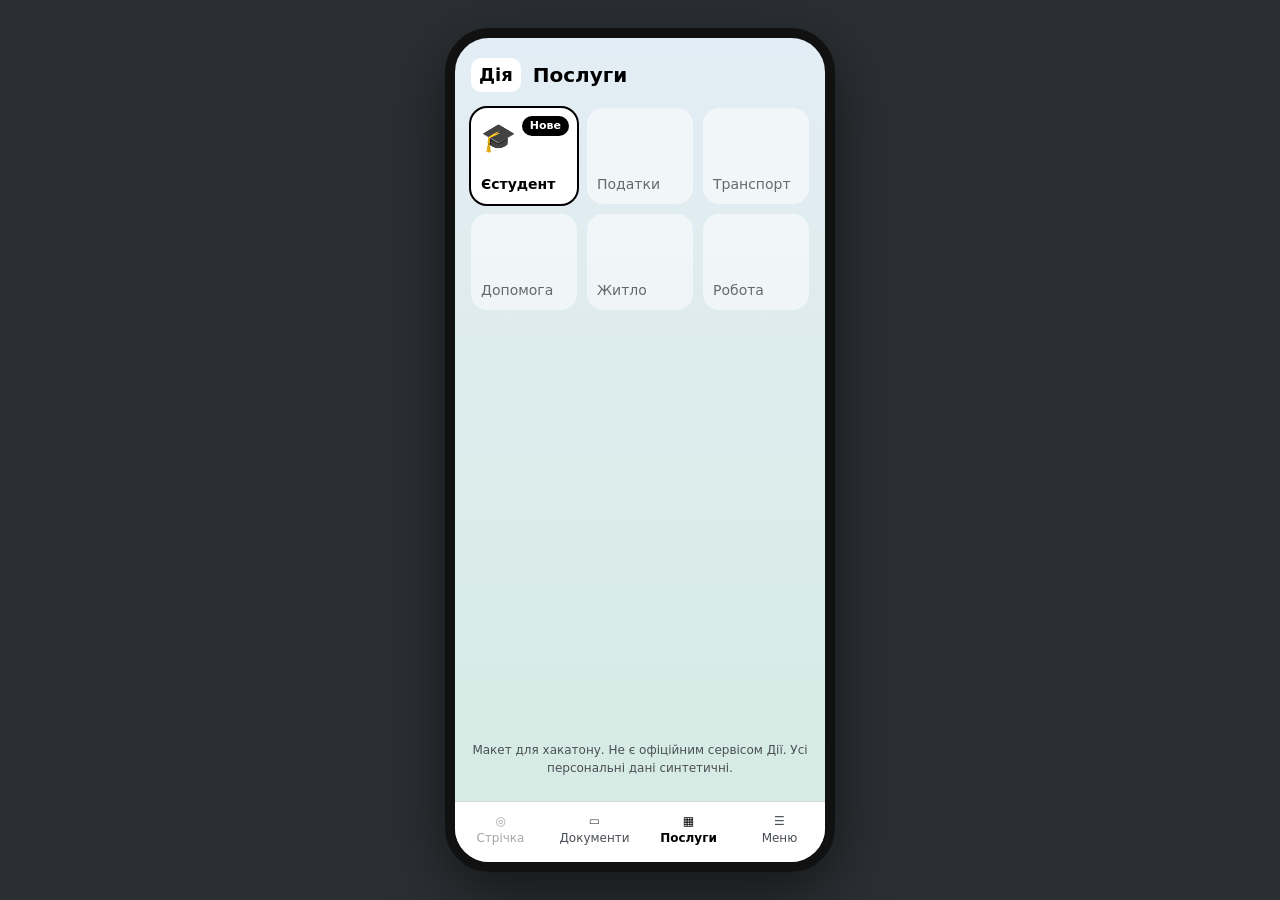
<file: index.html>
<!doctype html>
<html lang="uk">
  <head>
    <meta charset="UTF-8" />
    <meta name="viewport" content="width=device-width, initial-scale=1.0" />
    <meta name="robots" content="noindex, nofollow" />
    <link rel="icon" href="data:image/svg+xml,<svg xmlns='http://www.w3.org/2000/svg' viewBox='0 0 100 100'><text y='.9em' font-size='90'>🎓</text></svg>" />
    <title>Єстудент — макет</title>
    <script type="module" crossorigin src="./assets/index-BluwutQ_.js"></script>
    <link rel="stylesheet" crossorigin href="./assets/index-Bq99Erhj.css">
  </head>
  <body>
    <div id="root"></div>
  </body>
</html>
</file>
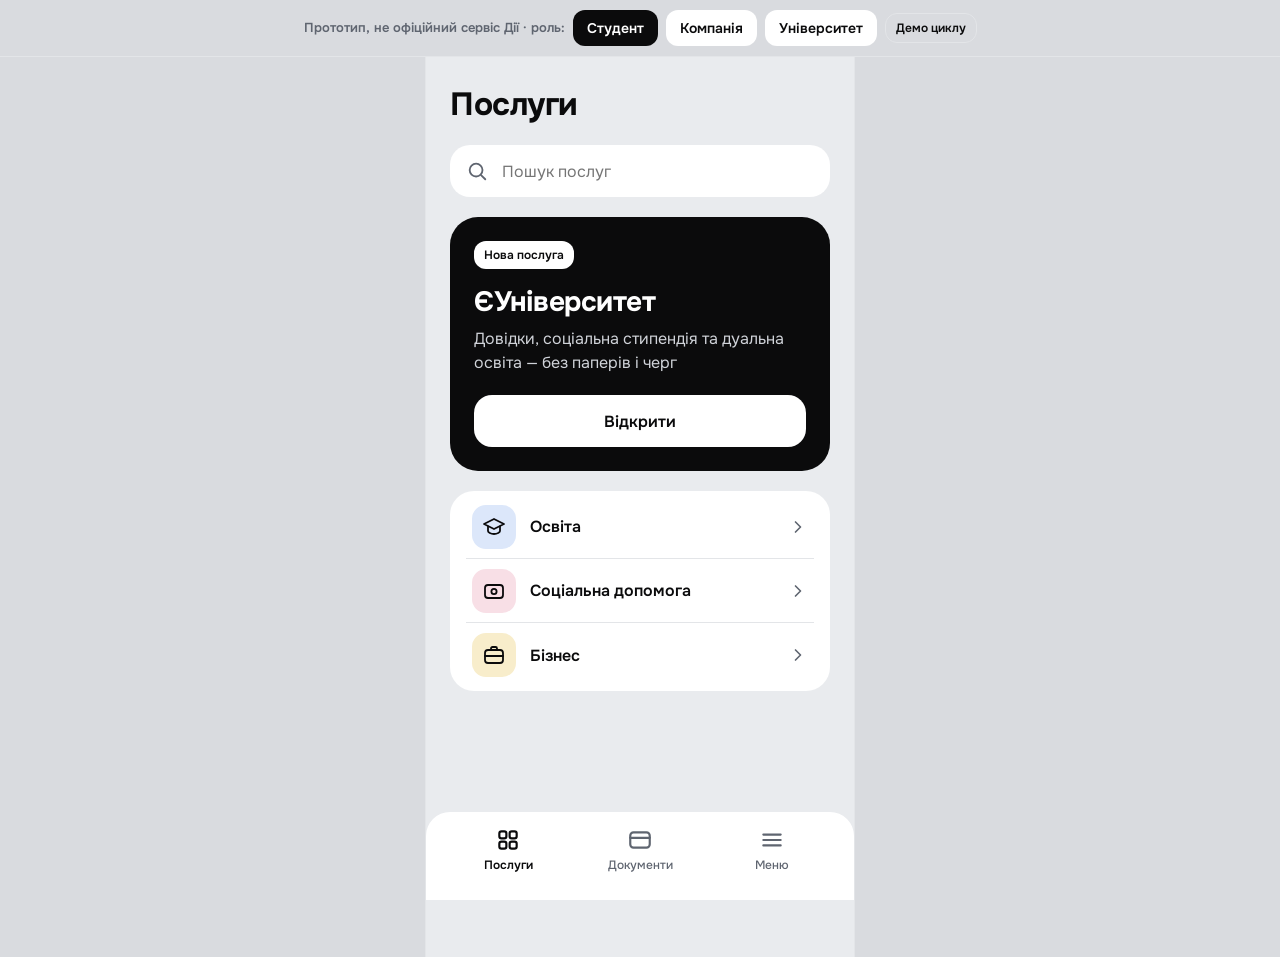
<file: dual/index.html>
<!doctype html>
<html lang="uk">
<head>
<meta charset="utf-8">
<meta name="viewport" content="width=device-width, initial-scale=1">
<meta name="robots" content="noindex, nofollow">
<link rel="icon" href="data:image/svg+xml,<svg xmlns='http://www.w3.org/2000/svg' viewBox='0 0 100 100'><text y='.9em' font-size='90'>🎓</text></svg>">
<meta name="color-scheme" content="light dark">
<title>ЄУніверситет у Дії — клікабельний прототип</title>
<link href="https://fonts.googleapis.com/css2?family=Onest:wght@400;500;600;700&display=swap" rel="stylesheet">
<style>
:root{
--page:#D9DBDF;--bg:#E9EBEE;--card:#FFFFFF;--ink:#0B0B0C;--muted:#5F6570;--line:#E3E5E8;--chip:#E9EBEE;
--btn:#0B0B0C;--btn-ink:#FFFFFF;--btn2:#FFFFFF;--btn2-ink:#0B0B0C;
--t-blue:#DCE7FA;--t-pink:#F8DFE6;--t-green:#DFF1E2;--t-yellow:#F8EDCB;--yink:#4A3B0F;
--stu:#D6E4F7;--stu-ink:#33475F;
--ok-bg:#E1F3E8;--ok-ink:#17643A;--ok:#1E8E4E;--warn-bg:#FFF1D6;--warn-ink:#6B4300;--warn:#C98A00;
--seg:#D9D9DE;--seg-ink:#33353A;--promo:#0B0B0C;--promo-ink:#FFFFFF;--promo-muted:#D0D3D9;--danger:#B3261E;
}
@media (prefers-color-scheme: dark){
:root:not([data-theme="light"]){
--page:#000000;--bg:#111214;--card:#1C1D20;--ink:#F2F3F5;--muted:#A3A8B1;--line:#2C2E33;--chip:#2A2C31;
--btn:#F2F3F5;--btn-ink:#0B0B0C;--btn2:#26282C;--btn2-ink:#F2F3F5;
--t-blue:#24344F;--t-pink:#4A2A35;--t-green:#24402B;--t-yellow:#4A4020;--yink:#F2DFA6;
--stu:#22344D;--stu-ink:#B9CCE4;
--ok-bg:#153A28;--ok-ink:#86D9A8;--ok:#2FB36B;--warn-bg:#4A3812;--warn-ink:#F2C879;--warn:#E0A526;
--seg:#26282C;--seg-ink:#C7CAD0;--promo:#F2F3F5;--promo-ink:#0B0B0C;--promo-muted:#3D4148;--danger:#FF8A80;
}
}
:root[data-theme="dark"]{
--page:#000000;--bg:#111214;--card:#1C1D20;--ink:#F2F3F5;--muted:#A3A8B1;--line:#2C2E33;--chip:#2A2C31;
--btn:#F2F3F5;--btn-ink:#0B0B0C;--btn2:#26282C;--btn2-ink:#F2F3F5;
--t-blue:#24344F;--t-pink:#4A2A35;--t-green:#24402B;--t-yellow:#4A4020;--yink:#F2DFA6;
--stu:#22344D;--stu-ink:#B9CCE4;
--ok-bg:#153A28;--ok-ink:#86D9A8;--ok:#2FB36B;--warn-bg:#4A3812;--warn-ink:#F2C879;--warn:#E0A526;
--seg:#26282C;--seg-ink:#C7CAD0;--promo:#F2F3F5;--promo-ink:#0B0B0C;--promo-muted:#3D4148;--danger:#FF8A80;
}
*{box-sizing:border-box}
html,body{margin:0}
body{background:var(--page);color:var(--ink);font-family:'Onest','Segoe UI',system-ui,sans-serif;-webkit-font-smoothing:antialiased}
button{font:inherit;color:inherit;cursor:pointer}
:focus-visible{outline:2px solid var(--ink);outline-offset:2px}
.app{max-width:430px;margin:0 auto;min-height:100vh;background:var(--bg);display:flex;flex-direction:column}
@media (min-width:560px){.app{border-left:1px solid var(--line);border-right:1px solid var(--line)}}
.screen{flex-grow:1;display:flex;flex-direction:column;gap:20px;padding:28px 24px 32px}
.head{display:flex;flex-direction:column;gap:16px}
.hgroup{display:flex;flex-direction:column;gap:8px}
.h1{margin:0;font-size:32px;line-height:40px;font-weight:700;letter-spacing:-.5px}
.h1.m{font-size:30px;line-height:38px}
.h2{margin:4px 0 0;font-size:20px;line-height:26px;font-weight:700}
.h3{margin:0;font-size:18px;line-height:24px;font-weight:700}
.sub{font-size:15px;line-height:22px;color:var(--muted)}
.small{font-size:13px;line-height:18px;color:var(--muted)}
.lbl{font-size:14px;line-height:20px;font-weight:600;color:var(--muted)}
.back{width:44px;height:44px;border-radius:22px;border:0;background:var(--card);display:flex;align-items:center;justify-content:center;flex-shrink:0;color:var(--ink)}
.card{background:var(--card);border-radius:24px}
.cl{background:var(--card);border-radius:28px;padding:20px}
.gap8{display:flex;flex-direction:column;gap:8px}
.gap10{display:flex;flex-direction:column;gap:10px}
.gap12{display:flex;flex-direction:column;gap:12px}
.gap14{display:flex;flex-direction:column;gap:14px}
.gap16{display:flex;flex-direction:column;gap:16px}
.foot{margin-top:auto;display:flex;flex-direction:column;gap:12px}
.search{height:52px;background:var(--card);border-radius:20px;display:flex;align-items:center;gap:12px;padding:0 16px;color:var(--muted)}
.search input{border:0;outline:0;background:transparent;font:inherit;font-size:16px;color:var(--ink);flex:1;min-width:0}
.promo{display:block;width:100%;text-align:left;border:0;background:var(--promo);color:var(--promo-ink);border-radius:28px;padding:24px}
.promo .badge{display:inline-block;background:var(--promo-ink);color:var(--promo);font-size:12px;line-height:16px;font-weight:600;padding:6px 10px;border-radius:12px}
.promo .pt{font-size:28px;line-height:34px;font-weight:700;letter-spacing:-.5px;margin-top:16px}
.promo .pd{font-size:16px;line-height:24px;color:var(--promo-muted);margin-top:8px}
.promo .go{margin-top:20px;height:52px;border-radius:18px;background:var(--promo-ink);color:var(--promo);display:flex;align-items:center;justify-content:center;font-weight:600}
.list{background:var(--card);border-radius:24px;padding:4px 16px}
.li{display:flex;align-items:center;gap:14px;height:64px;border:0;border-bottom:1px solid var(--line);background:transparent;width:100%;text-align:left}
.li:last-child{border-bottom:0}
.li .tx{flex:1;font-size:16px;font-weight:600}
.li .mut{color:var(--muted);display:flex}
.tile{width:48px;height:48px;border-radius:16px;display:flex;align-items:center;justify-content:center;flex-shrink:0;color:#0B0B0C;font-size:20px;font-weight:700}
.tile.s{width:44px;height:44px;border-radius:14px}
.t-blue{background:var(--t-blue)}.t-pink{background:var(--t-pink)}.t-green{background:var(--t-green)}.t-yellow{background:var(--t-yellow)}
:root[data-theme="dark"] .tile{color:#F2F3F5}
@media (prefers-color-scheme: dark){:root:not([data-theme="light"]) .tile{color:#F2F3F5}}
.lrow{display:flex;align-items:center;gap:14px;width:100%;border:0;background:var(--card);border-radius:24px;padding:16px;text-align:left}
.lrow .tx{flex:1;display:flex;flex-direction:column;gap:2px}
.lrow .tt{font-size:17px;line-height:24px;font-weight:600}
.lrow .ts{font-size:14px;line-height:20px;color:var(--muted)}
.lrow .mut{color:var(--muted);display:flex}
.stu{display:flex;flex-direction:column;gap:18px;width:100%;text-align:left;border:0;background:var(--stu);color:var(--ink);border-radius:28px;padding:20px}
.stu .top{display:flex;justify-content:space-between;align-items:center;font-size:14px;line-height:20px;font-weight:600;color:var(--stu-ink)}
.stu .wp{display:inline-flex;align-items:center;gap:4px;background:var(--card);color:var(--ink);font-size:12px;line-height:16px;font-weight:600;padding:5px 8px 5px 10px;border-radius:10px}
.stu .mid{display:flex;gap:16px;align-items:center}
.stu .ph{width:72px;height:88px;border-radius:16px;background:var(--card);display:flex;align-items:center;justify-content:center;font-size:24px;font-weight:700;color:var(--stu-ink);flex-shrink:0}
.stu .nm{font-size:20px;line-height:26px;font-weight:700}
.stu .sp{font-size:15px;line-height:21px}
.stu .cr{font-size:15px;line-height:21px;color:var(--stu-ink)}
.pill{display:inline-flex;align-items:center;gap:6px;border-radius:12px;padding:6px 10px;font-size:13px;line-height:16px;font-weight:600;align-self:flex-start}
.pill.ok{background:var(--ok-bg);color:var(--ok-ink)}
.pill.warn{background:var(--warn-bg);color:var(--warn-ink)}
.pill.neutral{background:var(--chip);color:var(--ink)}
.pill.big{border-radius:14px;padding:10px 14px;font-size:14px;line-height:20px}
.dot{width:8px;height:8px;border-radius:4px;background:var(--ok);display:inline-block;flex-shrink:0}
.pill.warn .dot{background:var(--warn)}
.okdot{width:24px;height:24px;border-radius:12px;background:var(--ok);color:#FFFFFF;display:flex;align-items:center;justify-content:center;flex-shrink:0}
.ck{display:flex;align-items:center;gap:12px;padding:12px 0;border-bottom:1px solid var(--line)}
.ck:last-child{border-bottom:0}
.ck .b{flex:1;display:flex;flex-direction:column}
.ck .b span:first-child{font-size:15px;line-height:21px;font-weight:600}
.ck .b span:last-child{font-size:13px;line-height:18px;color:var(--muted)}
.ck.slim{height:56px;padding:0}
.ck.slim .b{flex-direction:row;justify-content:space-between;align-items:center}
.ck.slim .b span:first-child{font-weight:500}
.ck.slim .b span:last-child{font-size:13px}
.btn,.btn2{height:56px;border:0;border-radius:20px;font-size:16px;font-weight:600;width:100%}
.btn{background:var(--btn);color:var(--btn-ink)}
.btn2{background:var(--btn2);color:var(--btn2-ink)}
.btn[disabled]{opacity:.35;cursor:not-allowed}
.btn.sm,.btn2.sm{height:44px;border-radius:14px;font-size:14px}
.btn2.mini{height:40px;width:auto;padding:0 16px;border-radius:14px;font-size:14px;background:var(--chip);color:var(--ink)}
.chips{display:flex;flex-wrap:wrap;gap:8px}
.chip{height:44px;padding:0 18px;border:0;border-radius:16px;font-size:15px;font-weight:600;background:var(--card);color:var(--ink)}
.chip.on{background:var(--btn);color:var(--btn-ink)}
.kv{display:flex;justify-content:space-between;gap:16px;padding:11px 0;border-bottom:1px solid var(--line);font-size:15px;line-height:22px}
.kv:last-child{border-bottom:0}
.kv span:first-child{color:var(--muted)}
.kv span:last-child{font-weight:600;text-align:right}
.qrbtn{border:0;background:#FFFFFF;border-radius:16px;padding:10px;display:flex}
.qrbox{display:flex;flex-direction:column;align-items:center;gap:12px;padding-top:4px}
.qrbox .cap{font-size:14px;line-height:20px;color:var(--muted);text-align:center;max-width:270px}
.note{display:flex;align-items:flex-start;gap:12px;padding:0 4px;color:var(--muted);font-size:14px;line-height:20px}
.note svg{flex-shrink:0;margin-top:1px}
.consent{display:flex;align-items:flex-start;gap:12px;padding:16px;background:var(--card);border-radius:24px}
.consent input{width:24px;height:24px;margin:0;accent-color:var(--btn);flex-shrink:0}
.consent label{font-size:15px;line-height:22px}
.step{display:flex;align-items:center;gap:12px;font-size:15px;line-height:21px;color:var(--muted)}
.step.on{color:var(--ink);font-weight:600}
.step .num{width:24px;height:24px;border-radius:12px;background:var(--chip);color:var(--ink);display:flex;align-items:center;justify-content:center;font-size:13px;font-weight:600;flex-shrink:0}
.step.on .num{background:var(--btn);color:var(--btn-ink)}
.seg{background:var(--seg);border-radius:18px;padding:4px;display:flex;gap:4px}
.seg button{flex:1;height:44px;border:0;border-radius:14px;background:transparent;color:var(--seg-ink);font-size:15px;font-weight:600}
.seg button.on{background:var(--card);color:var(--ink)}
.active{display:flex;align-items:center;gap:14px;width:100%;border:0;background:var(--promo);color:var(--promo-ink);border-radius:24px;padding:16px;text-align:left}
.active .tile{background:var(--promo-ink);color:var(--promo)}
.active .tx{flex:1;display:flex;flex-direction:column;gap:2px}
.active .a1{font-size:13px;line-height:18px;color:var(--promo-muted)}
.active .a2{font-size:17px;line-height:24px;font-weight:600}
.offer{padding:16px;display:flex;flex-direction:column;gap:14px}
.offer .oh{display:flex;align-items:center;gap:12px}
.offer .o1{font-size:17px;line-height:24px;font-weight:600}
.offer .o2{font-size:14px;line-height:20px;color:var(--muted)}
.tags{display:flex;flex-wrap:wrap;gap:8px}
.tag{background:var(--chip);border-radius:10px;padding:6px 10px;font-size:13px;line-height:16px;font-weight:500}
.tag.ok{background:var(--ok-bg);color:var(--ok-ink);font-weight:600}
.ycard{background:var(--t-yellow);color:var(--yink);border-radius:28px;padding:20px;display:flex;flex-direction:column;gap:14px}
.ycard .r{display:flex;justify-content:space-between;align-items:baseline;gap:12px}
.ycard .r span:first-child{font-size:15px;line-height:22px;font-weight:600}
.ycard .r span:last-child{font-size:24px;line-height:30px;font-weight:700;color:var(--ink)}
.bar{height:10px;border-radius:5px;background:var(--card);overflow:hidden}
.bar i{display:block;height:10px;border-radius:5px;background:var(--ink)}
.entry{padding:16px;display:flex;flex-direction:column;gap:10px}
.entry .er{display:flex;justify-content:space-between;align-items:flex-start;gap:12px;font-size:16px;line-height:22px}
.entry .er b{font-weight:700;flex-shrink:0}
.entry .er span{font-weight:600}
.tabs{position:sticky;bottom:0;height:88px;flex-shrink:0;background:var(--card);border-radius:24px 24px 0 0;display:flex;justify-content:space-around;align-items:center;padding:0 16px 12px}
.tab{border:0;background:transparent;width:88px;display:flex;flex-direction:column;align-items:center;gap:4px;font-size:12px;font-weight:500;color:var(--muted)}
.tab.on{color:var(--ink);font-weight:600}
.sw{width:52px;height:32px;border-radius:16px;border:0;background:var(--seg);position:relative;flex-shrink:0}
.sw i{position:absolute;top:4px;left:4px;width:24px;height:24px;border-radius:12px;background:var(--card);transition:transform .15s}
.sw[aria-checked="true"]{background:var(--btn)}
.sw[aria-checked="true"] i{transform:translateX(20px);background:var(--btn-ink)}
.overlay{position:fixed;inset:0;background:rgba(0,0,0,.45);display:flex;align-items:flex-end;justify-content:center;z-index:50}
.sheet{width:100%;max-width:430px;background:var(--card);border-radius:28px 28px 0 0;padding:24px;display:flex;flex-direction:column;gap:16px;max-height:90vh;overflow:auto}
.opt{display:flex;align-items:center;gap:12px;width:100%;padding:14px 16px;border-radius:18px;background:var(--bg);border:2px solid transparent;text-align:left;font-size:16px;font-weight:600}
.opt.on{border-color:var(--ink)}
.field{display:flex;flex-direction:column;gap:6px}
.field label{font-size:14px;font-weight:600;color:var(--muted)}
.field input{height:52px;border-radius:16px;border:1px solid var(--line);background:var(--bg);color:var(--ink);font:inherit;font-size:16px;padding:0 14px}
.err{font-size:13px;line-height:18px;color:var(--danger);min-height:18px}
.doc{position:fixed;inset:0;z-index:100;background:var(--card);display:flex;align-items:center;justify-content:center}
.doc h1{margin:0;font-size:clamp(56px,16vw,180px);line-height:1;font-weight:700;letter-spacing:-.03em}
.doc .back{position:absolute;top:24px;left:24px;background:var(--bg)}
#toast{position:fixed;left:50%;bottom:110px;transform:translateX(-50%);z-index:80;background:var(--ink);color:var(--bg);padding:12px 18px;border-radius:16px;font-size:14px;line-height:20px;font-weight:600;max-width:calc(100vw - 48px);opacity:0;pointer-events:none;transition:opacity .2s;text-align:center}
#toast.show{opacity:1}
#nores{display:none;text-align:center;color:var(--muted);font-size:15px}
.roles{position:sticky;top:0;z-index:60;display:flex;flex-wrap:wrap;align-items:center;justify-content:center;gap:8px;padding:10px 12px;background:var(--page);border-bottom:1px solid var(--line)}
.roles:empty{display:none}
.roles .rl{font-size:13px;line-height:18px;color:var(--muted);font-weight:600}
.roles button{height:36px;padding:0 14px;border:0;border-radius:12px;background:var(--card);color:var(--ink);font-size:14px;font-weight:600}
.roles button.on{background:var(--btn);color:var(--btn-ink)}
.app.wide{max-width:1040px}
.portal{display:flex;flex-wrap:wrap;align-items:center;justify-content:space-between;gap:8px 16px;padding:16px 24px;background:var(--card);border-bottom:1px solid var(--line)}
.portal .pl{font-size:18px;line-height:24px;font-weight:700}
.portal .pc{font-size:14px;line-height:20px;color:var(--muted)}
.biz{display:grid;grid-template-columns:220px minmax(0,1fr);gap:24px;padding:24px;flex-grow:1;align-content:start}
.bnav{display:flex;flex-direction:column;gap:6px;align-self:start;align-content:flex-start}
.bnav button{border:0;background:transparent;text-align:left;padding:10px 14px;border-radius:14px;font-size:15px;font-weight:600;color:var(--muted)}
.bnav button.on{background:var(--card);color:var(--ink)}
@media (max-width:760px){.biz{grid-template-columns:1fr;padding:16px}.bnav{flex-direction:row;flex-wrap:wrap}}
.bmain{display:flex;flex-direction:column;gap:20px;min-width:0}
.stats{display:grid;grid-template-columns:repeat(auto-fit,minmax(180px,1fr));gap:12px}
.stat{background:var(--card);border:0;border-radius:24px;padding:18px;display:flex;flex-direction:column;gap:6px;text-align:left}
.stat b{font-size:28px;line-height:34px}
.stat span{font-size:14px;line-height:20px;color:var(--muted)}
.row{display:flex;flex-wrap:wrap;align-items:center;gap:8px}
.tbl{width:100%;border-collapse:collapse;font-size:15px;line-height:21px}
.tbl th,.tbl td{text-align:left;vertical-align:top;padding:12px 8px;border-bottom:1px solid var(--line)}
.tbl tr:last-child td{border-bottom:0}
.tbl th{font-size:13px;color:var(--muted);font-weight:600}
.field select{height:52px;border-radius:16px;border:1px solid var(--line);background:var(--bg);color:var(--ink);font:inherit;font-size:16px;padding:0 14px}
.chk{display:flex;align-items:center;gap:10px;font-size:15px;font-weight:600}
.chk input{width:22px;height:22px;margin:0;accent-color:var(--btn)}
.cl .chip{background:var(--chip)}
.cl .chip.on{background:var(--btn);color:var(--btn-ink)}
.push{background:var(--card);border-radius:24px;padding:16px;display:flex;flex-direction:column;gap:12px;box-shadow:0 6px 20px rgba(0,0,0,.08)}
.push .pt{display:flex;justify-content:space-between;font-size:13px;line-height:18px;color:var(--muted)}
.btn.inl,.btn2.inl{width:auto;height:44px;padding:0 18px;border-radius:14px;font-size:14px}
.btn2.inl{background:var(--chip);color:var(--ink)}
.okdot.wait{background:var(--chip);color:var(--muted)}
.doclink{display:inline-flex;align-items:center;gap:6px;align-self:flex-start;border:0;background:var(--chip);color:var(--ink);border-radius:12px;padding:6px 10px;font-size:13px;line-height:18px;font-weight:600;text-align:left}
.cl .doclink,.card .doclink{background:var(--bg)}
.docpage{width:100%;max-width:720px;margin:0 auto}
.ck .doclink{flex-shrink:0}
a.doclink{text-decoration:none}
.price{font-size:26px;line-height:32px;font-weight:700}
.prt{padding:11px 0;border-bottom:1px solid var(--line);display:flex;flex-direction:column;gap:2px}
.prt:last-child{border-bottom:0}
.prt b{font-size:15px;line-height:22px}
.prt span{font-size:14px;line-height:20px;color:var(--muted)}
.sub a{color:var(--ink);font-weight:600}
.roles .mini-demo{height:30px;padding:0 10px;font-size:12px;background:transparent;border:1px solid var(--line)}
.app.full{max-width:none;background:var(--page);border:0}
.demo{display:flex;gap:12px;padding:12px;height:100vh;min-height:560px}
.demo iframe{border:0;border-radius:24px;background:var(--bg);height:100%}
/* Дві рівні половини */
.demo .l,.demo .r{flex:1 1 0;min-width:0}
@media (max-width:900px){.demo{flex-direction:column;height:auto}.demo iframe{height:760px}.demo .l{width:100%}}
</style>
</head>
<body>
<nav class="roles" id="roles" aria-label="Роль у демо"></nav>
<div class="app" id="app"></div>
<div id="layer"></div>
<div id="toast" role="status" aria-live="polite"></div>
<script>
const svg=(d,s=24,w=1.8)=>`<svg width="${s}" height="${s}" viewBox="0 0 24 24" fill="none" stroke="currentColor" stroke-width="${w}" stroke-linecap="round" stroke-linejoin="round" aria-hidden="true">${d}</svg>`;
const ic={
back:svg('<path d="M15 6l-6 6 6 6"/>',22,2),
chev:svg('<path d="M9 6l6 6-6 6"/>',20,2),
chevS:svg('<path d="M9 6l6 6-6 6"/>',14,2.4),
search:svg('<circle cx="11" cy="11" r="7"/><path d="M21 21l-4.3-4.3"/>',22,2),
doc:svg('<path d="M7 3h7l4 4v13a1 1 0 0 1-1 1H7a1 1 0 0 1-1-1V4a1 1 0 0 1 1-1z"/><path d="M14 3v4h4M9 12h6M9 16h6"/>'),
wallet:svg('<rect x="3" y="6" width="18" height="13" rx="3"/><circle cx="12" cy="12.5" r="2.6"/>'),
case:svg('<rect x="3" y="7" width="18" height="13" rx="3"/><path d="M9 7V5.5A1.5 1.5 0 0 1 10.5 4h3A1.5 1.5 0 0 1 15 5.5V7M3 13h18"/>'),
cap:svg('<path d="M2 9l10-5 10 5-10 5z"/><path d="M6 11.5V16c0 1.4 2.7 3 6 3s6-1.6 6-3v-4.5"/>'),
check:svg('<path d="M5 12l4.5 4.5L19 7"/>',14,3.2),
grid:svg('<rect x="4" y="4" width="6.5" height="6.5" rx="2"/><rect x="13.5" y="4" width="6.5" height="6.5" rx="2"/><rect x="4" y="13.5" width="6.5" height="6.5" rx="2"/><rect x="13.5" y="13.5" width="6.5" height="6.5" rx="2"/>',26,2),
card:svg('<rect x="3" y="5" width="18" height="14" rx="3"/><path d="M3 10h18"/>',26,2),
menu:svg('<path d="M4 7h16M4 12h16M4 17h16"/>',26,2),
lock:svg('<rect x="5" y="11" width="14" height="9" rx="2.5"/><path d="M8 11V8a4 4 0 0 1 8 0v3"/>',20,2),
globe:svg('<circle cx="12" cy="12" r="9"/><path d="M3 12h18M12 3a14 14 0 0 1 0 18M12 3a14 14 0 0 0 0 18"/>')
};
const QR='M0 0h6v6h-6zM6 0h6v6h-6zM12 0h6v6h-6zM18 0h6v6h-6zM24 0h6v6h-6zM30 0h6v6h-6zM36 0h6v6h-6zM48 0h6v6h-6zM54 0h6v6h-6zM66 0h6v6h-6zM78 0h6v6h-6zM84 0h6v6h-6zM96 0h6v6h-6zM108 0h6v6h-6zM114 0h6v6h-6zM120 0h6v6h-6zM126 0h6v6h-6zM132 0h6v6h-6zM138 0h6v6h-6zM144 0h6v6h-6zM0 6h6v6h-6zM36 6h6v6h-6zM48 6h6v6h-6zM54 6h6v6h-6zM60 6h6v6h-6zM66 6h6v6h-6zM78 6h6v6h-6zM84 6h6v6h-6zM108 6h6v6h-6zM144 6h6v6h-6zM0 12h6v6h-6zM12 12h6v6h-6zM18 12h6v6h-6zM24 12h6v6h-6zM36 12h6v6h-6zM54 12h6v6h-6zM66 12h6v6h-6zM78 12h6v6h-6zM84 12h6v6h-6zM90 12h6v6h-6zM96 12h6v6h-6zM108 12h6v6h-6zM120 12h6v6h-6zM126 12h6v6h-6zM132 12h6v6h-6zM144 12h6v6h-6zM0 18h6v6h-6zM12 18h6v6h-6zM18 18h6v6h-6zM24 18h6v6h-6zM36 18h6v6h-6zM54 18h6v6h-6zM72 18h6v6h-6zM84 18h6v6h-6zM90 18h6v6h-6zM96 18h6v6h-6zM108 18h6v6h-6zM120 18h6v6h-6zM126 18h6v6h-6zM132 18h6v6h-6zM144 18h6v6h-6zM0 24h6v6h-6zM12 24h6v6h-6zM18 24h6v6h-6zM24 24h6v6h-6zM36 24h6v6h-6zM54 24h6v6h-6zM60 24h6v6h-6zM72 24h6v6h-6zM78 24h6v6h-6zM96 24h6v6h-6zM108 24h6v6h-6zM120 24h6v6h-6zM126 24h6v6h-6zM132 24h6v6h-6zM144 24h6v6h-6zM0 30h6v6h-6zM36 30h6v6h-6zM72 30h6v6h-6zM84 30h6v6h-6zM90 30h6v6h-6zM108 30h6v6h-6zM144 30h6v6h-6zM0 36h6v6h-6zM6 36h6v6h-6zM12 36h6v6h-6zM18 36h6v6h-6zM24 36h6v6h-6zM30 36h6v6h-6zM36 36h6v6h-6zM48 36h6v6h-6zM60 36h6v6h-6zM90 36h6v6h-6zM108 36h6v6h-6zM114 36h6v6h-6zM120 36h6v6h-6zM126 36h6v6h-6zM132 36h6v6h-6zM138 36h6v6h-6zM144 36h6v6h-6zM60 42h6v6h-6zM78 42h6v6h-6zM90 42h6v6h-6zM18 48h6v6h-6zM24 48h6v6h-6zM36 48h6v6h-6zM42 48h6v6h-6zM48 48h6v6h-6zM54 48h6v6h-6zM60 48h6v6h-6zM72 48h6v6h-6zM78 48h6v6h-6zM84 48h6v6h-6zM96 48h6v6h-6zM102 48h6v6h-6zM132 48h6v6h-6zM138 48h6v6h-6zM144 48h6v6h-6zM12 54h6v6h-6zM18 54h6v6h-6zM24 54h6v6h-6zM30 54h6v6h-6zM48 54h6v6h-6zM54 54h6v6h-6zM60 54h6v6h-6zM66 54h6v6h-6zM108 54h6v6h-6zM138 54h6v6h-6zM144 54h6v6h-6zM0 60h6v6h-6zM12 60h6v6h-6zM18 60h6v6h-6zM24 60h6v6h-6zM30 60h6v6h-6zM36 60h6v6h-6zM42 60h6v6h-6zM48 60h6v6h-6zM54 60h6v6h-6zM60 60h6v6h-6zM66 60h6v6h-6zM72 60h6v6h-6zM90 60h6v6h-6zM96 60h6v6h-6zM102 60h6v6h-6zM108 60h6v6h-6zM114 60h6v6h-6zM132 60h6v6h-6zM144 60h6v6h-6zM0 66h6v6h-6zM6 66h6v6h-6zM12 66h6v6h-6zM24 66h6v6h-6zM30 66h6v6h-6zM48 66h6v6h-6zM60 66h6v6h-6zM90 66h6v6h-6zM96 66h6v6h-6zM102 66h6v6h-6zM126 66h6v6h-6zM132 66h6v6h-6zM24 72h6v6h-6zM36 72h6v6h-6zM42 72h6v6h-6zM48 72h6v6h-6zM54 72h6v6h-6zM60 72h6v6h-6zM78 72h6v6h-6zM102 72h6v6h-6zM108 72h6v6h-6zM114 72h6v6h-6zM120 72h6v6h-6zM126 72h6v6h-6zM0 78h6v6h-6zM18 78h6v6h-6zM48 78h6v6h-6zM54 78h6v6h-6zM66 78h6v6h-6zM84 78h6v6h-6zM90 78h6v6h-6zM108 78h6v6h-6zM114 78h6v6h-6zM120 78h6v6h-6zM138 78h6v6h-6zM12 84h6v6h-6zM24 84h6v6h-6zM30 84h6v6h-6zM60 84h6v6h-6zM78 84h6v6h-6zM84 84h6v6h-6zM90 84h6v6h-6zM96 84h6v6h-6zM108 84h6v6h-6zM114 84h6v6h-6zM120 84h6v6h-6zM132 84h6v6h-6zM138 84h6v6h-6zM6 90h6v6h-6zM36 90h6v6h-6zM42 90h6v6h-6zM48 90h6v6h-6zM54 90h6v6h-6zM66 90h6v6h-6zM72 90h6v6h-6zM90 90h6v6h-6zM114 90h6v6h-6zM126 90h6v6h-6zM132 90h6v6h-6zM18 96h6v6h-6zM48 96h6v6h-6zM60 96h6v6h-6zM90 96h6v6h-6zM114 96h6v6h-6zM120 96h6v6h-6zM126 96h6v6h-6zM132 96h6v6h-6zM138 96h6v6h-6zM144 96h6v6h-6zM66 102h6v6h-6zM84 102h6v6h-6zM102 102h6v6h-6zM114 102h6v6h-6zM138 102h6v6h-6zM144 102h6v6h-6zM0 108h6v6h-6zM6 108h6v6h-6zM12 108h6v6h-6zM18 108h6v6h-6zM24 108h6v6h-6zM30 108h6v6h-6zM36 108h6v6h-6zM54 108h6v6h-6zM60 108h6v6h-6zM66 108h6v6h-6zM78 108h6v6h-6zM90 108h6v6h-6zM96 108h6v6h-6zM102 108h6v6h-6zM120 108h6v6h-6zM144 108h6v6h-6zM0 114h6v6h-6zM36 114h6v6h-6zM48 114h6v6h-6zM54 114h6v6h-6zM66 114h6v6h-6zM72 114h6v6h-6zM78 114h6v6h-6zM96 114h6v6h-6zM102 114h6v6h-6zM126 114h6v6h-6zM132 114h6v6h-6zM144 114h6v6h-6zM0 120h6v6h-6zM12 120h6v6h-6zM18 120h6v6h-6zM24 120h6v6h-6zM36 120h6v6h-6zM48 120h6v6h-6zM72 120h6v6h-6zM84 120h6v6h-6zM96 120h6v6h-6zM102 120h6v6h-6zM120 120h6v6h-6zM126 120h6v6h-6zM138 120h6v6h-6zM144 120h6v6h-6zM0 126h6v6h-6zM12 126h6v6h-6zM18 126h6v6h-6zM24 126h6v6h-6zM36 126h6v6h-6zM48 126h6v6h-6zM54 126h6v6h-6zM60 126h6v6h-6zM66 126h6v6h-6zM72 126h6v6h-6zM84 126h6v6h-6zM96 126h6v6h-6zM102 126h6v6h-6zM108 126h6v6h-6zM114 126h6v6h-6zM120 126h6v6h-6zM138 126h6v6h-6zM144 126h6v6h-6zM0 132h6v6h-6zM12 132h6v6h-6zM18 132h6v6h-6zM24 132h6v6h-6zM36 132h6v6h-6zM54 132h6v6h-6zM66 132h6v6h-6zM84 132h6v6h-6zM108 132h6v6h-6zM132 132h6v6h-6zM138 132h6v6h-6zM144 132h6v6h-6zM0 138h6v6h-6zM36 138h6v6h-6zM48 138h6v6h-6zM54 138h6v6h-6zM66 138h6v6h-6zM72 138h6v6h-6zM78 138h6v6h-6zM102 138h6v6h-6zM108 138h6v6h-6zM114 138h6v6h-6zM120 138h6v6h-6zM126 138h6v6h-6zM132 138h6v6h-6zM138 138h6v6h-6zM0 144h6v6h-6zM6 144h6v6h-6zM12 144h6v6h-6zM18 144h6v6h-6zM24 144h6v6h-6zM30 144h6v6h-6zM36 144h6v6h-6zM60 144h6v6h-6zM72 144h6v6h-6zM78 144h6v6h-6zM84 144h6v6h-6zM90 144h6v6h-6zM96 144h6v6h-6zM108 144h6v6h-6zM120 144h6v6h-6zM126 144h6v6h-6zM132 144h6v6h-6zM138 144h6v6h-6zM144 144h6v6h-6z';
const CATS=[
{t:'Внутрішньо переміщена особа',label:'Статус внутрішньо переміщеної особи',reg:'Реєстр ВПО'},
{t:'Малозабезпечена сім\'я',label:'Допомога малозабезпеченій сім\'ї',reg:'Система соцзахисту'},
{t:'Учасник бойових дій або його дитина',label:'Статус учасника бойових дій',reg:'Реєстр ветеранів'},
{t:'Особа з інвалідністю',label:'Група інвалідності',reg:'Реєстр МСЕК'}
];
const OFFERS=[
{id:'agro',name:'АгроЛогістик',role:'Аналітик даних',letter:'А',tone:'t-green'},
{id:'media',name:'МедіаХаб',role:'QA-інженер',letter:'М',tone:'t-pink'},
{id:'desk',name:'СервісДеск',role:'Стажер технічної підтримки',letter:'С',tone:'t-blue'}
];
const PLAN=80;
const COMPANY={name:'ТехноСофт',edrpou:'00000000',kved:'62.01 Комп\'ютерне програмування',signer:'Ігор Іваненко, директор'};
const MENTORS=[{id:'m1',name:'Петро Сидоренко',pos:'Senior-розробник'},{id:'m2',name:'Ірина Бондар',pos:'QA Lead'}];
const SPECS=['122 Комп\'ютерні науки','121 Інженерія програмного забезпечення'];
const OUTCOMES=['Розробка й тестування модулів','Робота з системою контролю версій','Командна робота й код-рев\'ю'];
const GRADES=['Досягнуто','Частково','Не досягнуто'];
const OLENA={name:'Олена Мельник',school:'Національний університет «Києво-Могилянська академія»',spec:'122 Комп\'ютерні науки',course:3};
// Дані НаУКМА з відкритих джерел (перелік — у SOURCES). Чого не знайшли, того не показуємо
const UNI={name:OLENA.school,short:'НаУКМА'};
const PROGRAM={name:'Комп\'ютерні науки',faculty:'Факультет інформатики',level:'Бакалавр (перший рівень)',duration:'3 роки 10 місяців',ects:240,form:'Денна',
budget:true,contractPrice:'100 000 грн на рік',contractNote:'10 000 грн на місяць, навчальний рік — 10 місяців. Вартість для вступу 2026 року; на вступ 2026 — 50 бюджетних і 15 контрактних місць'};
const ERASMUS={dur:'від 2 до 12 місяців',fund:'Стипендія ЄС на проживання й кошти на дорогу',url:'https://erasmus-plus.ec.europa.eu/'};
const EXCHANGES=[
{t:'Двосторонні обміни НаУКМА',dur:'Семестр або рік',fund:'Навчання в партнера без отримання ступеня; умови й фінансування залежать від програми',grant:null},
{t:'Програми зі ступенем закордонного університету',dur:'Повний термін програми',fund:'Невелика частина програм; наприклад, німецькомовна магістратура з Університетом Єни',grant:null}];
const PARTNERS=[
{n:'University of Glasgow',c:'Велика Британія',p:'Партнер з 2008/09; два гранти Erasmus+ ICM; семестр навчання для 100 студентів НаУКМА у 2022/23'},
{n:'Justus Liebig University Giessen',c:'Німеччина',p:'Угода про обмін з 2012 року, партнерство з 2022 року'},
{n:'Університет Єни',c:'Німеччина',p:'Німецькомовна магістерська програма'},
{n:'University of Toronto (CERES)',c:'Канада',p:'Програма обміну студентами'},
{n:'Université Paris-Est Créteil',c:'Франція',p:'Спільне викладання курсів'}];
const MOBILITY={email:'int_mobility@ukma.edu.ua',url:'https://dfc.ukma.edu.ua/going-from-naukma/mobility-programs'};
const SOURCES={program:'vstup.ukma.edu.ua',exchange:'dfc.ukma.edu.ua, gla.ac.uk, uni-giessen.de, uk.wikipedia.org, ukrainet.eu, erasmus-plus.ec.europa.eu'};
const COUNTRIES=[...new Set(PARTNERS.map(x=>x.c))];
const RCP_NAMES=['Соцзахист','ТЦК','Банк','Роботодавець'];
const ACT_MONTH='2026-09';
const SIGN_LABELS={student:'Студент — Дія.Підпис',parent:'Законний представник — Дія.Підпис',company:'Компанія — КЕП',school:'Заклад освіти — КЕП'};
const S={rcp:0,cat:0,consent:true,submitted:false,dualTab:0,applied:[],sheet:null,credit:false,last:'#/services',nextId:4,
bizOffers:[{id:'ts-dev',role:'Молодший розробник',spec:SPECS[0],course:3,places:2,hours:20,paid:true,mentor:'m1',status:'approved',createdAt:'2026-08-18T10:00:00',approvedAt:'2026-08-20T11:00:00'}],
apps:[
{id:'a1',offerId:'ts-dev',name:'Андрій Коваль',school:'Інститут «Сула» (прототип)',spec:SPECS[0],course:3,minor:false,status:'new',createdAt:'2026-09-17T12:10:00'},
{id:'a2',offerId:'ts-dev',name:'Максим Литвин',school:'Фаховий коледж «Псел» (прототип)',spec:SPECS[0],course:3,minor:true,status:'new',createdAt:'2026-09-18T09:40:00'}
],
agreements:[{id:'g0',name:'Олена Мельник',school:OLENA.school,offerId:'ts-dev',minor:false,self:true,signs:{student:'2026-08-28T10:15:00',company:'2026-08-28T12:40:00',school:'2026-08-29T09:05:00'}}],
actSigned:false,assess:[null,null,null],assessSent:false,assessErr:'',submittedAt:null,creditAt:null,creditedAt:null,exchangeApplied:null,events:[],
entries:[
{id:1,title:'Налаштування середовища й онбординг',hours:24,ok:true,createdAt:'2026-09-07T19:00:00',confirmedAt:'2026-09-08T18:20:00'},
{id:2,title:'Інтеграція API оплат',hours:22,ok:true,createdAt:'2026-09-14T19:10:00',confirmedAt:'2026-09-15T17:45:00'},
{id:3,title:'Тести для модуля звітів',hours:10,ok:false,createdAt:'2026-09-18T20:05:00'}
]};
const app=document.getElementById('app');
const layer=document.getElementById('layer');
const toastEl=document.getElementById('toast');
let toastT=null;
function toast(m){toastEl.textContent=m;toastEl.classList.add('show');clearTimeout(toastT);toastT=setTimeout(()=>toastEl.classList.remove('show'),2400)}
function esc(s){return String(s).replace(/[&<>"']/g,c=>({'&':'&amp;','<':'&lt;','>':'&gt;','"':'&quot;',"'":'&#39;'}[c]))}
function isDark(){const t=document.documentElement.dataset.theme;return t?t==='dark':matchMedia('(prefers-color-scheme: dark)').matches}
const back=to=>`<button class="back" data-go="${to}" aria-label="Назад">${ic.back}</button>`;
const tabs=a=>`<nav class="tabs" aria-label="Основне меню">
<button class="tab ${a==='services'?'on':''}" data-go="#/services">${ic.grid}Послуги</button>
<button class="tab ${a==='documents'?'on':''}" data-go="#/documents">${ic.card}Документи</button>
<button class="tab ${a==='menu'?'on':''}" data-go="#/menu">${ic.menu}Меню</button></nav>`;
const stuCard=()=>`<button class="stu" data-go="#/doc/student_card" aria-label="Відкрити студентський квиток">
<div class="top"><span>Студентський квиток</span><span class="wp">Відкрити ${ic.chevS}</span></div>
<div class="mid"><div class="ph">ОМ</div><div><div class="nm">Олена Мельник</div><div class="sp">122 Комп'ютерні науки</div><div class="cr">3 курс · денна форма</div></div></div>
<span class="pill ok big"><i class="dot"></i>Дані підтверджено в реєстрі</span></button>`;
const okRow=(t,s)=>`<div class="ck"><span class="okdot">${ic.check}</span><div class="b"><span>${t}</span><span>${s}</span></div></div>`;
const confirmed=()=>S.entries.filter(e=>e.ok).reduce((a,e)=>a+e.hours,0);
const pending=()=>S.entries.filter(e=>!e.ok);
const mentorById=id=>{const m=MENTORS.find(x=>x.id===id);if(!m)throw new Error('Невідомий наставник: '+id);return m};
const offerById=id=>{const o=S.bizOffers.find(x=>x.id===id)||OFFERS.find(x=>x.id===id);if(!o)throw new Error('Невідома пропозиція: '+id);return o};
const isBizOffer=o=>S.bizOffers.includes(o);
const signsNeeded=g=>g.minor?['student','parent','company','school']:['student','company','school'];
const isActive=g=>signsNeeded(g).every(k=>g.signs[k]);
const studentOffers=()=>[...OFFERS,...S.bizOffers.filter(o=>o.status==='approved'&&!S.agreements.some(g=>g.self&&g.offerId===o.id)).map(o=>({id:o.id,name:COMPANY.name,role:o.role,letter:'Т',tone:'t-blue'}))];
const waitDot='<span class="okdot wait" aria-hidden="true">·</span>';
function myStatus(o){
if(!isBizOffer(o))return '<span class="pill warn"><i class="dot"></i>Очікує відповіді компанії</span>';
const a=S.apps.find(x=>x.self&&x.offerId===o.id);
if(!a)throw new Error('Не знайдено заявку на пропозицію '+o.id);
if(a.status==='new')return '<span class="pill warn"><i class="dot"></i>Очікує відповіді компанії</span>';
if(a.status==='rejected')return '<span class="pill neutral">Компанія відхилила заявку</span>';
const g=S.agreements.find(x=>x.appId===a.id);
if(!g)throw new Error('Не знайдено угоду для заявки '+a.id);
const link=docLink('#/doc/agreement/'+g.id,'Договір');
if(!g.signs.student)return `<span class="pill warn"><i class="dot"></i>Компанія прийняла — підпишіть угоду</span>${link}<button class="btn2 mini" data-act="signSelf" data-arg="${g.id}">Підписати Дія.Підписом</button>`;
return (isActive(g)?'<span class="pill ok"><i class="dot"></i>Активна угода</span>':'<span class="pill warn"><i class="dot"></i>Чекає підписів компанії й закладу</span>')+link;
}
function signCell(g,k,viewer='biz'){
if(g.signs[k])return 'підписано';
if(viewer==='school')return k==='school'?`<button class="btn2 mini" data-act="sign" data-arg="${g.id}:school">Підписати КЕП</button>`:'очікує';
if(k==='company')return `<button class="btn2 mini" data-act="sign" data-arg="${g.id}:company">Підписати КЕП</button>`;
if(k==='school')return 'очікує заклад освіти';
if(k==='student'&&g.self)return 'очікує в Дії студента';
const t={student:'Студент підписав (демо)',parent:'Представник підписав (демо)'}[k];
return `<button class="btn2 mini" data-act="sign" data-arg="${g.id}:${k}">${t}</button>`;
}
function curatorPackage(){
const p=pending();
const rows=[[`${confirmed()} год підтверджено наставником`,p.length===0,p.length?`${p.length} запис(и) чекають`:'готово','#/doc/act/'+ACT_MONTH],
['Акт за місяць підписано компанією (КЕП)',!!S.actSigned,S.actSigned?'готово':'очікує','#/doc/act/'+ACT_MONTH],
['Оцінка результату від компанії',!!S.assessSent,S.assessSent?'готово':'очікує','#/doc/assessment']];
return rows.map(([t,ok,st,h])=>`<div class="ck">${ok?`<span class="okdot">${ic.check}</span>`:waitDot}<div class="b"><span>${t}</span><span>${st}</span></div>${docLink(h)}</div>`).join('');
}
const nowIso=()=>new Date().toISOString();
const fmt=t=>new Date(t).toLocaleString('uk-UA',{day:'2-digit',month:'2-digit',year:'numeric',hour:'2-digit',minute:'2-digit'});
function docNo(type,id){let h=0;for(const ch of type+'/'+(id||''))h=(h*31+ch.charCodeAt(0))>>>0;return 'ЄС-2026-'+String(h%1000000).padStart(6,'0')}
const docLink=(hash,label='Документ')=>`<button class="doclink" data-go="${hash}">${svg('<path d="M7 3h7l4 4v13a1 1 0 0 1-1 1H7a1 1 0 0 1-1-1V4a1 1 0 0 1 1-1z"/><path d="M14 3v4h4M9 12h6M9 16h6"/>',16,2)}${label}</button>`;
const entryById=id=>{const e=S.entries.find(x=>x.id===+id);if(!e)throw new Error('Запис журналу не знайдено: '+id);return e};
const agreementOfApp=appId=>{const g=S.agreements.find(x=>x.appId===appId);if(!g)throw new Error('Угоду для заявки не знайдено: '+appId);return g};
const agreementById=id=>{const g=S.agreements.find(x=>x.id===id);if(!g)throw new Error('Угоду не знайдено: '+id);return g};
const bizOfferById=id=>{const o=S.bizOffers.find(x=>x.id===id);if(!o)throw new Error('Пропозицію не знайдено: '+id);return o};
const CURRENT='#/doc/agreement/g0';
const EMPLOYER_RCP=RCP_NAMES.indexOf('Роботодавець');
// Стик 3 → 1: зарахована дуальна частина стає записом у документах студента
const dualSummary=()=>`${COMPANY.name}, ${offerById('ts-dev').role}, ${confirmed()} год, зараховано ${fmt(S.creditedAt)}`;
const appById=id=>{const a=S.apps.find(x=>x.id===id);if(!a)throw new Error('Заявку не знайдено: '+id);return a};
// Кожен документ: назва, джерело, статус, зміст, підписи (at = дата або null), пов'язані документи
const DOCS={
student_card:()=>({title:'Студентський квиток',source:'Дані з ЄДЕБО',ok:true,status:'Чинний',
fields:[['Здобувач',OLENA.name],['Заклад освіти',OLENA.school],['Спеціальність',OLENA.spec],['Курс',OLENA.course],['Форма навчання','Денна']],
signs:[{who:'Заклад освіти — запис в ЄДЕБО',how:'Реєстр',at:'2023-09-01T09:00:00'}],
related:[['#/doc/certificate','Довідка про навчання']]}),
certificate:()=>({title:'Довідка про навчання',source:'Сформовано з ЄДЕБО на запит',ok:true,status:'Чинна',
fields:[['Здобувач',OLENA.name],['Спеціальність',OLENA.spec],['Форма','Денна, держзамовлення'],['Призначення',RCP_NAMES[S.rcp]],...(S.creditedAt&&S.rcp===EMPLOYER_RCP?[['Дуальна освіта',dualSummary()]]:[])],
signs:[{who:'ЄДЕБО — автоматичне підтвердження',how:'Реєстр',at:nowIso()}],
related:[['#/doc/student_card','Студентський квиток'],...(S.creditedAt?[['#/doc/dual_record','Запис про дуальну освіту']]:[])]}),
enrollment:id=>{const a=appById(id);return {title:'Підтвердження навчання для роботодавця',source:'ЄДЕБО, автоматично під час подання заявки',ok:true,status:'Навчається · підтверджено реєстром',
fields:[['Здобувач',a.name+(a.minor?' (до 18 років)':'')],['Заклад освіти',a.school],['Спеціальність',a.spec],['Курс',a.course],['Статус','навчається'],['Отримувач',COMPANY.name]],
signs:[{who:`${a.name} — згода на передачу даних (Дія)`,at:a.createdAt},{who:'ЄДЕБО — підтвердження статусу',at:a.createdAt}],
related:[]}},
dual_record:()=>{if(!S.creditedAt)throw new Error('Дуальну частину ще не зараховано');const lastHours=S.entries.filter(e=>e.ok).map(e=>e.confirmedAt).sort().pop();return {title:'Запис про дуальну освіту',source:'ЄДЕБО, після зарахування куратором',ok:true,status:'Зараховано',
fields:[['Здобувач',OLENA.name],['Компанія',`${COMPANY.name}, ЄДРПОУ ${COMPANY.edrpou}`],['Посада',offerById('ts-dev').role],['Підтверджено годин',confirmed()],...OUTCOMES.map((t,i)=>[t,S.assess[i]===null?'—':GRADES[S.assess[i]]]),['Зараховано',fmt(S.creditedAt)]],
signs:[{who:`Наставник ${MENTORS[0].name} — години (Дія)`,at:lastHours},{who:`${COMPANY.name} — акт і оцінка (КЕП)`,at:S.assessSent},{who:'Куратор — зарахування (КЕП)',at:S.creditedAt}],
related:[[CURRENT,'Договір'],['#/doc/act/'+ACT_MONTH,'Акт за вересень'],['#/doc/assessment','Оцінка семестру'],['#/doc/credit','Витяг для зарахування']]}},
scholarship:()=>({title:'Заява на соціальну стипендію',source:'Підтвердження з реєстрів',ok:S.submitted,status:S.submitted?'Подано, розглядає деканат':'Чернетка, заяву не подано',
fields:[['Здобувач',OLENA.name],['Підстава',CATS[S.cat].t],['Денна форма навчання','так · ЄДЕБО'],['Державне замовлення','так · ЄДЕБО'],[CATS[S.cat].label,'так · '+CATS[S.cat].reg],['Особа та РНОКПП','так · Дія']],
signs:[{who:'Здобувач — Дія.Підпис',how:'Дія.Підпис',at:S.submitted?S.submittedAt:null},{who:'Деканат — КЕП',how:'КЕП',at:null}],
related:[['#/doc/student_card','Студентський квиток']]}),
approval:id=>{const o=bizOfferById(id);const m=mentorById(o.mentor);return {title:'Погодження пропозиції дуальної форми',source:'Кафедра закладу освіти',ok:o.status==='approved',status:o.status==='approved'?'Погоджено: робота відповідає освітній програмі':'На погодженні кафедри',
fields:[['Компанія',`${COMPANY.name}, ЄДРПОУ ${COMPANY.edrpou}`],['Посада',esc(o.role)],['Спеціальність',o.spec],['З курсу',o.course],['Місць',o.places],['Годин на тиждень',o.hours],['Оплата',o.paid?'оплачувана':'без оплати'],['Наставник',`${m.name}, ${m.pos}`]],
signs:[{who:`${COMPANY.name} — подання (КЕП)`,how:'КЕП',at:o.createdAt},{who:'Кафедра — погодження (КЕП)',how:'КЕП',at:o.approvedAt||null}],
related:S.agreements.filter(g=>g.offerId===o.id).map(g=>['#/doc/agreement/'+g.id,'Договір: '+g.name])}},
agreement:id=>{const g=agreementById(id);const o=offerById(g.offerId);const m=mentorById(o.mentor);return {title:'Тристоронній договір про дуальну форму здобуття освіти',source:'Дані сторін з ЄДЕБО та ЄДР',ok:isActive(g),status:isActive(g)?'Чинний':'Очікує підписів',
fields:[['Здобувач',g.name+(g.minor?' (до 18 років)':'')],['Заклад освіти',g.school],['Компанія',`${COMPANY.name}, ЄДРПОУ ${COMPANY.edrpou}`],['Посада',esc(o.role)],['Годин на тиждень',o.hours],['Наставник',`${m.name}, ${m.pos}`],['Оплата',o.paid?'оплачувана':'без оплати'],['Строк','2026/2027 навчальний рік']],
signs:signsNeeded(g).map(k=>({who:SIGN_LABELS[k],at:g.signs[k]||null})),
related:[['#/doc/approval/'+o.id,'Погодження кафедри'],...(g.id==='g0'?[['#/doc/act/'+ACT_MONTH,'Акт за вересень'],['#/doc/assessment','Оцінка семестру']]:[])]}},
hours:id=>{const e=entryById(id);return {title:'Підтвердження годин наставником',source:'Журнал практики',ok:e.ok,status:e.ok?'Підтверджено':(e.q?'Наставник просить уточнити':'Очікує наставника'),
fields:[['Здобувач',OLENA.name],['Компанія',COMPANY.name],['Що зроблено',esc(e.title)],['Годин',e.hours],['Договір',docNo('agreement','g0')]],
signs:[{who:`${OLENA.name} — запис у журналі`,how:'Дія',at:e.createdAt},{who:`Наставник ${MENTORS[0].name} — підтвердження в Дії`,how:'Дія',at:e.ok?e.confirmedAt:null}],
related:[[CURRENT,'Договір'],['#/doc/act/'+ACT_MONTH,'Акт за вересень']]}},
act:()=>{const ph=pending().reduce((a,e)=>a+e.hours,0);return {title:'Акт виконаних годин за вересень 2026',source:'Підтвердження наставників',ok:!!S.actSigned,status:S.actSigned?'Підписано, передано закладу':'Очікує підпису компанії',
fields:[['Компанія',`${COMPANY.name}, ЄДРПОУ ${COMPANY.edrpou}`],['Студентів',1],['Підтверджених годин',confirmed()],['Не увійшли (чекають наставника)',ph?ph+' год':'—']],
signs:[{who:`${COMPANY.name} — КЕП (${COMPANY.signer})`,at:S.actSigned||null}],
related:[[CURRENT,'Договір'],...S.entries.filter(e=>e.ok).map(e=>['#/doc/hours/'+e.id,`${esc(e.title)} · ${e.hours} год`])]}},
assessment:()=>({title:'Оцінка результатів навчання за семестр',source:'Індивідуальний план здобувача',ok:!!S.assessSent,status:S.assessSent?'Надіслано куратору':'Ще не заповнено',
fields:[['Здобувач',OLENA.name],['Компанія',COMPANY.name],...OUTCOMES.map((t,i)=>[t,S.assess[i]===null?'—':GRADES[S.assess[i]]])],
signs:[{who:`${COMPANY.name} — КЕП (${COMPANY.signer})`,at:S.assessSent||null}],
related:[[CURRENT,'Договір'],['#/doc/act/'+ACT_MONTH,'Акт за вересень']]}),
exchange:()=>({title:'Заявка на участь у програмі обміну',source:'Профіль з ЄДЕБО',ok:!!S.exchangeApplied,status:S.exchangeApplied?'Передано в міжнародний відділ':'Заявку не подано',
fields:[['Здобувач',OLENA.name],['Університет',UNI.name],['Спеціальність',OLENA.spec],['Курс',OLENA.course],['Програми','Erasmus+ та обміни університету']],
signs:[{who:`${OLENA.name} — Дія.Підпис`,at:S.exchangeApplied},{who:'Міжнародний відділ — розгляд',at:null}],
related:[['#/doc/student_card','Студентський квиток']]}),
credit:()=>({title:'Витяг для зарахування результатів дуальної форми',source:'Пакет документів з ЄУніверситету',ok:!!S.creditedAt,status:S.creditedAt?'Зараховано, передано в ЄДЕБО':S.creditAt?'Куратор перевіряє':'Зарахування ще не запрошено',
fields:[['Здобувач',OLENA.name],['Заклад освіти',OLENA.school],['Компанія',COMPANY.name],['Підтверджено годин',`${confirmed()} з ${PLAN}`],['Акт за місяць',S.actSigned?'підписано':'не підписано'],['Оцінка компанії',S.assessSent?'надіслано':'немає']],
signs:[{who:`${OLENA.name} — запит на зарахування (Дія)`,at:S.creditAt},{who:'Куратор — зарахування (КЕП)',at:S.creditedAt}],
related:[[CURRENT,'Договір'],['#/doc/act/'+ACT_MONTH,'Акт за вересень'],['#/doc/assessment','Оцінка семестру']]})
};
function docView(path){
const [type,id]=path.split('/');
const build=DOCS[type];
if(!build)throw new Error('Невідомий тип документа: '+type);
const d=build(id);
const no=docNo(type,id);
return `<div class="screen docpage">
<div class="head">${back(S.last)}<div class="hgroup"><h1 class="h1 m">${d.title}</h1><div class="sub">№ ${no} · ${d.source}</div></div></div>
<span class="pill ${d.ok?'ok':'warn'}"><i class="dot"></i>${d.status}</span>
<div class="cl"><div class="h3">Зміст</div><div>${d.fields.map(([k,v])=>`<div class="kv"><span>${k}</span><span>${v}</span></div>`).join('')}</div></div>
<div class="cl"><div class="h3">Підписи й підтвердження</div><div>${d.signs.map(x=>`<div class="ck">${x.at?`<span class="okdot">${ic.check}</span>`:waitDot}<div class="b"><span>${x.who}</span><span>${x.at?fmt(x.at):'очікує'}</span></div></div>`).join('')}</div></div>
${d.related.length?`<div class="cl gap8"><div class="h3">Пов'язані документи</div>${d.related.map(([h,l])=>docLink(h,l)).join('')}</div>`:''}
<div class="qrbox"><div class="qrbtn"><svg width="150" height="150" viewBox="0 0 150 150" role="img" aria-label="QR-код для перевірки документа"><rect width="150" height="150" fill="#FFFFFF"/><path fill="#0B0B0C" d="${QR}"/></svg></div>
<div class="cap">Код перевірки ${no}. Перевіряючий бачить дані з реєстрів і журналу, а не файл (прототип)</div></div>
</div>`;
}
function roleOf(r){
const base=r.startsWith('doc/')?S.last.slice(2):r;
return base.startsWith('biz')?'biz':base.startsWith('school')?'school':'student';
}
// ---- Живе демо: спільний стан у localStorage, усі вкладки/вікна оновлюються миттєво ----
const FRAME=new URLSearchParams(location.search).get('frame');
const STORE_KEY='estudent-demo-v1';
const UI_KEYS=['sheet','dualTab','last','assessErr'];
function domainOf(o){const d={};for(const k in o)if(!UI_KEYS.includes(k))d[k]=o[k];return d}
let syncBroken=false;
function reportSync(err){console.error('Синхронізація між вкладками недоступна:',err);if(!syncBroken){syncBroken=true;toast('Синхронізація між вкладками недоступна: '+err.message)}}
function save(){try{localStorage.setItem(STORE_KEY,JSON.stringify(domainOf(S)))}catch(err){reportSync(err)}}
function load(){
let raw;try{raw=localStorage.getItem(STORE_KEY)}catch(err){reportSync(err);return}
if(!raw)return;
try{Object.assign(S,JSON.parse(raw))}catch(err){console.error('Збережений стан демо пошкоджено:',err);toast('Збережений стан демо пошкоджено — починаємо спочатку');try{localStorage.removeItem(STORE_KEY)}catch(e2){reportSync(e2)}}
}
// Сповіщення для іншої сторони: показуються у вкладці з відповідною роллю
function notify(role,text){S.events.push({role,text})}
function announce(from){const mine=S.events.slice(from).filter(e=>e.role===roleOf(route()));if(mine.length)toast(mine[mine.length-1].text)}
function startDemoCycle(){try{localStorage.removeItem(STORE_KEY)}catch(err){reportSync(err);return}location.hash='#/demo';location.reload()}
window.addEventListener('storage',e=>{
if(e.key!==STORE_KEY)return;
if(e.newValue===null){location.reload();return}
// Сторінка #/demo лише тримає два вікна; перемальовувати її — означає перезавантажити обидва
if(route()==='demo')return;
const before=S.events.length;
try{Object.assign(S,JSON.parse(e.newValue))}catch(err){console.error('Не вдалося прочитати стан з іншої вкладки:',err);toast('Не вдалося синхронізуватися з іншою вкладкою');return}
render();announce(before);
});
function demoHtml(){
const src=(f,h)=>`${location.pathname}?frame=${f}#/${h}`;
return `<div class="demo"><iframe class="l" title="Дія студента" src="${src('left','student')}"></iframe><iframe class="r" title="Компанія або університет" src="${src('right','biz/apps')}"></iframe></div>`;
}
function schoolPage(active,content){
const n=(k,go,t,c)=>`<button class="${active===k?'on':''}" data-go="${go}">${t}${c?` · ${c}`:''}</button>`;
const review=S.bizOffers.filter(o=>o.status==='review').length;
const toSign=S.agreements.filter(g=>!g.signs.school).length;
const credit=S.credit&&!S.creditedAt?1:0;
return `<header class="portal"><span class="pl">Кабінет університету</span><span class="pc">${UNI.short} · кафедра інформатики · вхід з КЕП (прототип; у реальності — система закладу та ЄДЕБО)</span></header>
<div class="biz"><nav class="bnav" aria-label="Кабінет закладу">
${n('home','#/school','Огляд')}${n('offers','#/school/offers','Погодження пропозицій',review)}${n('agr','#/school/agreements','Угоди на підпис',toSign)}${n('credit','#/school/credit','Зарахування',credit)}
</nav><main class="bmain">${content}</main></div>`;
}
function rolesHtml(r){
if(r==='demo'||FRAME==='left')return '';
const role=roleOf(r);
const b=(k,go,t)=>`<button class="${role===k?'on':''}" aria-pressed="${role===k}" data-go="${go}">${t}</button>`;
if(FRAME==='right')return `${b('biz','#/biz','Компанія')}${b('school','#/school','Університет')}`;
return `<span class="rl">Прототип, не офіційний сервіс Дії · роль:</span>${b('student','#/student','Студент')}${b('biz','#/biz','Компанія')}${b('school','#/school','Університет')}<button class="mini-demo" data-act="demoCycle">Демо циклу</button>`;
}
function bizPage(active,content){
const n=(k,go,t,c)=>`<button class="${active===k?'on':''}" data-go="${go}">${t}${c?` · ${c}`:''}</button>`;
const newApps=S.apps.filter(a=>a.status==='new').length;
const toSign=S.agreements.filter(g=>!isActive(g)).length;
return `<header class="portal"><span class="pl">Дія · Кабінет бізнесу</span><span class="pc">${COMPANY.name} · ЄДРПОУ ${COMPANY.edrpou} · вхід з КЕП юрособи (прототип)</span></header>
<div class="biz"><nav class="bnav" aria-label="Кабінет компанії">
${n('home','#/biz','Огляд')}${n('offers','#/biz/offers','Пропозиції')}${n('apps','#/biz/apps','Заявки',newApps)}${n('agr','#/biz/agreements','Угоди',toSign)}${n('hours','#/biz/hours','Години й акти',pending().length)}${n('assess','#/biz/assess','Оцінка семестру')}
</nav><main class="bmain">${content}</main></div>`;
}

const R={
services(){return `<div class="screen">
<h1 class="h1">Послуги</h1>
<label class="search">${ic.search}<input id="q" type="search" placeholder="Пошук послуг" aria-label="Пошук послуг"></label>
<button class="promo" data-go="#/student" data-search="єуніверситет єстудент університет студент довідки стипендія дуальна освіта">
<span class="badge">Нова послуга</span><div class="pt">ЄУніверситет</div>
<div class="pd">Довідки, соціальна стипендія та дуальна освіта — без паперів і черг</div>
<div class="go">Відкрити</div></button>
<div class="list">
<button class="li" data-act="stub" data-search="освіта"><span class="tile s t-blue">${ic.cap}</span><span class="tx">Освіта</span><span class="mut">${ic.chev}</span></button>
<button class="li" data-act="stub" data-search="соціальна допомога"><span class="tile s t-pink">${ic.wallet}</span><span class="tx">Соціальна допомога</span><span class="mut">${ic.chev}</span></button>
<button class="li" data-act="stub" data-search="бізнес"><span class="tile s t-yellow">${ic.case}</span><span class="tx">Бізнес</span><span class="mut">${ic.chev}</span></button>
</div>
<div id="nores">Нічого не знайдено</div>
</div>${tabs('services')}`},
documents(){return `<div class="screen">
<h1 class="h1">Документи</h1>
${stuCard()}
<button class="lrow" data-go="#/certificate"><span class="tile t-blue">${ic.doc}</span><span class="tx"><span class="tt">Довідки ЄУніверситет</span><span class="ts">Сформувати довідку про навчання</span></span><span class="mut">${ic.chev}</span></button>
${S.creditedAt?`<button class="lrow" data-go="#/doc/dual_record"><span class="tile t-yellow">${ic.case}</span><span class="tx"><span class="tt">Дуальна освіта</span><span class="ts">${dualSummary()}</span></span><span class="mut">${ic.chev}</span></button>`:''}
</div>${tabs('documents')}`},
menu(){const d=isDark();return `<div class="screen">
<h1 class="h1">Меню</h1>
<div class="list">
<button class="li" data-act="stub"><span class="tx">Профіль</span><span class="mut">${ic.chev}</span></button>
<button class="li" data-act="stub"><span class="tx">Налаштування</span><span class="mut">${ic.chev}</span></button>
<button class="li" data-act="stub"><span class="tx">Допомога</span><span class="mut">${ic.chev}</span></button>
<div class="li"><span class="tx" id="thm">Темна тема</span><button class="sw" role="switch" aria-checked="${d}" aria-labelledby="thm" data-act="theme"><i></i></button></div>
</div>
</div>${tabs('menu')}`},
student(){return `<div class="screen">
<div class="head">${back('#/services')}<h1 class="h1">ЄУніверситет</h1></div>
${stuCard()}
<h2 class="h2">Моє навчання</h2>
<div class="gap12">
<button class="lrow" data-go="#/program"><span class="tile t-blue">${ic.doc}</span><span class="tx"><span class="tt">Моя освітня програма</span><span class="ts">${OLENA.spec} · ${PROGRAM.budget?'бюджет':'контракт'}</span></span><span class="mut">${ic.chev}</span></button>
<button class="lrow" data-go="#/exchange"><span class="tile t-pink">${ic.globe}</span><span class="tx"><span class="tt">Обмін та міжнародні програми</span><span class="ts">Erasmus+, партнери, гранти</span></span><span class="mut">${ic.chev}</span></button>
</div>
<h2 class="h2">Що потрібно?</h2>
<div class="gap12">
<button class="lrow" data-go="#/certificate"><span class="tile t-blue">${ic.doc}</span><span class="tx"><span class="tt">Довідки</span><span class="ts">Про навчання та форму фінансування</span></span><span class="mut">${ic.chev}</span></button>
<button class="lrow" data-go="#/scholarship"><span class="tile t-pink">${ic.wallet}</span><span class="tx"><span class="tt">Соціальна стипендія</span><span class="ts">${S.submitted?'Заява на розгляді':'Заявка без паперових копій'}</span></span><span class="mut">${ic.chev}</span></button>
<button class="lrow" data-go="#/dual"><span class="tile t-yellow">${ic.case}</span><span class="tx"><span class="tt">Дуальна освіта</span><span class="ts">Пропозиції, угода, журнал практики</span></span><span class="mut">${ic.chev}</span></button>
</div>
<h2 class="h2">Ваші підтвердження</h2>
<div class="list">
<div class="ck slim"><span class="okdot">${ic.check}</span><div class="b"><span>Навчання за денною формою</span><span>ЄДЕБО</span></div></div>
<div class="ck slim"><span class="okdot">${ic.check}</span><div class="b"><span>Державне замовлення</span><span>ЄДЕБО</span></div></div>
<div class="ck slim"><span class="okdot">${ic.check}</span><div class="b"><span>Особа та РНОКПП</span><span>Дія</span></div></div>
${S.creditedAt?`<div class="ck slim"><span class="okdot">${ic.check}</span><div class="b"><span>Дуальна освіта зарахована</span><span>ЄДЕБО</span></div></div>`:''}
</div></div>`},
certificate(){const names=RCP_NAMES;return `<div class="screen">
<div class="head">${back('#/student')}<div class="hgroup"><h1 class="h1 m">Довідка про навчання</h1><div class="sub">Сформована зараз із реєстру ЄДЕБО за вашою згодою</div></div></div>
<div class="gap10"><div class="lbl">Для кого довідка</div>
<div class="chips">${names.map((n,i)=>`<button class="chip ${i===S.rcp?'on':''}" data-act="rcp" data-arg="${i}" aria-pressed="${i===S.rcp}">${n}</button>`).join('')}</div></div>
<div class="cl gap16">
<div style="display:flex;justify-content:space-between;align-items:center"><div class="h3">Довідка про навчання</div><span class="pill ok"><i class="dot"></i>Чинна</span></div>
<div>
<div class="kv"><span>Здобувач</span><span>Олена Мельник</span></div>
<div class="kv"><span>Спеціальність</span><span>122 Комп'ютерні науки</span></div>
<div class="kv"><span>Форма</span><span>Денна, держзамовлення</span></div>
<div class="kv"><span>Призначення</span><span>${names[S.rcp]}</span></div>
${S.creditedAt&&S.rcp===EMPLOYER_RCP?`<div class="kv"><span>Дуальна освіта</span><span>${dualSummary()}</span></div>`:''}
</div>
${S.creditedAt?`<div class="small">${S.rcp===EMPLOYER_RCP?'Роботодавець бачить ваш досвід дуальної освіти, підтверджений компанією й університетом':'Досвід дуальної освіти додається лише до довідки для роботодавця'}</div>`:''}
<div class="qrbox">
<button class="qrbtn" data-go="#/doc/certificate" aria-label="Відкрити довідку"><svg width="150" height="150" viewBox="0 0 150 150" role="img" aria-label="QR-код для перевірки довідки"><rect width="150" height="150" fill="#FFFFFF"/><path fill="#0B0B0C" d="${QR}"/></svg></button>
<div class="cap">Запитувач сканує код і бачить підтвердження в реєстрі, а не файл</div>
<button class="btn2 mini" data-go="#/doc/certificate">Відкрити довідку</button>
</div></div>
<div class="note">${ic.lock}<span>Запитувач бачить лише те, що потрібно для його рішення: статус, форму й строк навчання</span></div>
<div class="foot">
<button class="btn" data-act="share">Поділитися довідкою</button>
<button class="btn2" data-go="#/doc/certificate">Роздрукувати з QR-кодом</button>
</div></div>`},
scholarship(){
if(S.submitted){return `<div class="screen">
<div class="head">${back('#/student')}<div class="hgroup"><h1 class="h1 m">Соціальна стипендія</h1><div class="sub">Заява на розгляді в деканаті</div></div></div>
<div class="cl gap14">
<span class="okdot" style="width:40px;height:40px;border-radius:20px">${ic.check}</span>
<div class="h3">Заяву подано</div>
<div class="sub">Деканат отримав заяву разом із підтвердженнями з реєстрів. Підстава: ${CATS[S.cat].t}</div>
<div class="gap14">
<div class="step on"><span class="okdot">${ic.check}</span>Ви подали заяву</div>
<div class="step on"><span class="num">2</span>Деканат перевіряє й підписує</div>
<div class="step"><span class="num">3</span>Заклад видає наказ</div>
<div class="step"><span class="num">4</span>Виплата, а підтвердження оновлюється саме</div>
</div></div>
<div class="foot">
<button class="btn" data-go="#/doc/scholarship">Відкрити заяву</button>
<button class="btn2" data-act="cancelApp">Скасувати заяву</button>
</div></div>`}
const c=CATS[S.cat];
return `<div class="screen">
<div class="head">${back('#/student')}<div class="hgroup"><h1 class="h1 m">Соціальна стипендія</h1><div class="sub">Підтвердження підтягуються з реєстрів, копії документів не потрібні</div></div></div>
<div class="card" style="padding:16px;display:flex;align-items:center;gap:12px">
<div style="flex:1;display:flex;flex-direction:column;gap:2px"><span class="small" style="font-weight:600">Підстава</span><span style="font-size:17px;line-height:24px;font-weight:600">${c.t}</span></div>
<button class="btn2 mini" data-act="sheet" data-arg="cat">Змінити</button></div>
<div class="cl" style="padding-bottom:12px"><div class="h3" style="margin-bottom:8px">Підтверджуємо автоматично</div>
${okRow('Денна форма навчання','Реєстр ЄДЕБО')}
${okRow('Навчання за державним замовленням','Реєстр ЄДЕБО')}
${okRow(c.label,c.reg)}
${okRow('Особа та РНОКПП','Дія')}</div>
<div class="consent"><input id="consent" type="checkbox" ${S.consent?'checked':''}><label for="consent">Погоджуюсь, щоб заклад перевірив ці статуси в реєстрах. Заклад бачить лише відповідь «так» або «ні»</label></div>
<div class="cl gap14"><div class="h3">Що буде далі</div>
<div class="step on"><span class="num">1</span>Ви подаєте заяву</div>
<div class="step"><span class="num">2</span>Деканат перевіряє й підписує</div>
<div class="step"><span class="num">3</span>Заклад видає наказ</div>
<div class="step"><span class="num">4</span>Виплата, а підтвердження оновлюється саме</div></div>
<div class="foot">
<button class="btn" data-act="submit" ${S.consent?'':'disabled'}>Подати заяву</button>
<div class="small" style="text-align:center">${S.consent?'Немає смартфона чи зв\'язку? Заяву можна подати в закладі з оператором':'Щоб подати заяву, потрібна ваша згода'}</div>
</div></div>`},
dual(){
const head=`<div class="head">${back('#/student')}<div class="hgroup"><h1 class="h1">Дуальна освіта</h1><div class="sub">Навчання й робота одночасно, з обліком у програмі</div></div></div>
<div class="seg" role="tablist"><button role="tab" class="${S.dualTab===0?'on':''}" aria-selected="${S.dualTab===0}" data-act="dualTab" data-arg="0">Пропозиції</button><button role="tab" class="${S.dualTab===1?'on':''}" aria-selected="${S.dualTab===1}" data-act="dualTab" data-arg="1">Мої угоди</button></div>`;
if(S.dualTab===0){return `<div class="screen">${head}
<button class="active" data-go="#/journal"><span class="tile">Т</span><span class="tx"><span class="a1">Активна угода</span><span class="a2">ТехноСофт · Журнал практики</span></span>${ic.chev}</button>
<div class="gap8"><h2 class="h2" style="margin:0">Для вашої спеціальності</h2><div class="sub" style="font-size:14px;line-height:20px">122 Комп'ютерні науки · 3 курс. Профіль беремо з ЄДЕБО</div></div>
<div class="gap12">${studentOffers().map(o=>`<div class="card offer"><div class="oh"><span class="tile ${o.tone}">${o.letter}</span><div><div class="o1">${esc(o.role)}</div><div class="o2">${o.name}</div></div></div>
<div class="tags"><span class="tag">Оплачувана</span><span class="tag">Дуальна форма</span><span class="tag ok">Збігається зі спеціальністю</span></div>
${S.applied.includes(o.id)?'<span class="pill ok"><i class="dot"></i>Заявку надіслано</span>':`<button class="btn2 mini" style="align-self:flex-start" data-act="sheet" data-arg="apply" data-id="${o.id}">Подати заявку</button>`}</div>`).join('')}</div>
<div class="small" style="text-align:center;padding:0 8px;margin-top:auto">Компанії й пропозиції на екрані — приклад. Угода підписується через Дія.Підпис усіма сторонами</div>
</div>`}
const ap=S.applied.map(offerById);
return `<div class="screen">${head}
<div class="card offer"><div class="oh"><span class="tile t-blue">Т</span><div><div class="o1">Молодший розробник</div><div class="o2">ТехноСофт</div></div></div>
<div class="tags"><span class="pill ok"><i class="dot"></i>Активна угода</span></div>
<div class="gap8"><button class="btn sm" data-go="#/journal">Журнал практики</button><button class="btn2 sm" style="background:var(--chip)" data-go="#/doc/agreement/g0">Відкрити угоду</button></div></div>
${ap.map(o=>{const b=isBizOffer(o);return `<div class="card offer"><div class="oh"><span class="tile ${b?'t-blue':o.tone}">${b?'Т':o.letter}</span><div><div class="o1">${esc(o.role)}</div><div class="o2">${b?COMPANY.name:o.name}</div></div></div>
<div class="tags">${myStatus(o)}</div></div>`}).join('')}
${ap.length?'':'<div class="sub" style="text-align:center">Надіслані заявки з\'являться тут</div>'}
</div>`},
journal(){const c=confirmed();const pct=Math.min(100,Math.round(c/PLAN*100));return `<div class="screen">
<div class="head">${back('#/dual')}<div class="hgroup"><h1 class="h1">Журнал практики</h1><div class="sub">ТехноСофт · Молодший розробник</div></div></div>
<div class="ycard"><div class="r"><span>Підтверджено наставником</span><span>${c} / ${PLAN} год</span></div>
<div class="bar" role="progressbar" aria-valuenow="${c}" aria-valuemin="0" aria-valuemax="${PLAN}" aria-label="Підтверджені години"><i style="width:${pct}%"></i></div>
<div class="small" style="color:var(--yink)">Цифри для прикладу. План годин береться з навчального плану</div></div>
<h2 class="h2">Записи</h2>
<div class="gap12">${S.entries.slice().reverse().map(e=>`<div class="card entry"><div class="er"><span>${esc(e.title)}</span><b>${e.hours} год</b></div>
${e.ok?'<span class="pill ok"><i class="dot"></i>Підтвердив наставник</span>'+docLink('#/doc/hours/'+e.id,'Підтвердження наставника'):(e.q?'<span class="pill warn"><i class="dot"></i>Наставник просить уточнити</span>':'<span class="pill warn"><i class="dot"></i>Очікує наставника</span>')+'<div class="small">Наставнику надіслано сповіщення в Дії</div>'}</div>`).join('')}</div>
${pending().length?'<button class="btn2" data-go="#/biz/hours">Що бачить наставник (демо)</button>':''}
<div class="cl gap10"><div class="h3">Куратор від закладу</div>
<div class="sub">Бачить лише винятки: непідтверджені години й відхилення від плану. Зарахування відбувається після підтвердження годин і результату.</div>
<div>${curatorPackage()}</div>
${S.creditedAt?'<span class="pill ok"><i class="dot"></i>Зараховано куратором · передано в ЄДЕБО</span>':S.credit?'<span class="pill ok"><i class="dot"></i>Зарахування запрошено, куратор перевіряє</span>':'<span class="pill neutral">Зарахування ще не запрошено</span>'}</div>
<div class="foot">
<button class="btn" data-act="sheet" data-arg="entry">Додати запис</button>
${S.creditedAt?'<button class="btn" data-act="shareDual">Поділитися досвідом з роботодавцем</button>':''}
${S.credit?'<button class="btn2" data-go="#/doc/credit">Відкрити витяг для зарахування</button>':'<button class="btn2" data-act="credit">Запросити зарахування</button>'}
</div></div>`},
program(){return `<div class="screen">
<div class="head">${back('#/student')}<div class="hgroup"><h1 class="h1 m">Моя освітня програма</h1><div class="sub">Дані з ЄДЕБО та сайту вступу НаУКМА</div></div></div>
<div class="cl gap10"><div class="h3">${OLENA.spec}</div><div class="sub">Освітня програма «${PROGRAM.name}» · ${PROGRAM.faculty}</div>
${PROGRAM.budget?'<span class="pill ok"><i class="dot"></i>Бюджет (державне замовлення) · підтверджено ЄДЕБО</span>':'<span class="pill neutral">Контракт</span>'}</div>
<div class="cl"><div class="kv"><span>Рівень освіти</span><span>${PROGRAM.level}</span></div>
<div class="kv"><span>Тривалість</span><span>${PROGRAM.duration}<span class="small" style="display:block;font-weight:400">${PROGRAM.ects} кредитів ЄКТС за стандартом бакалавра</span></span></div>
<div class="kv"><span>Курс</span><span>${OLENA.course}</span></div><div class="kv"><span>Форма навчання</span><span>${PROGRAM.form}</span></div>
<div class="kv"><span>Фінансування</span><span>${PROGRAM.budget?'бюджет':'контракт'}</span></div></div>
<div class="cl gap8"><div class="h3">Вартість контракту</div><div class="price">${PROGRAM.contractPrice}</div>
<div class="sub">${PROGRAM.contractNote}.${PROGRAM.budget?' Вас не стосується: ви навчаєтесь за бюджетом.':''}</div></div>
<div class="cl gap8"><div class="h3">Документи</div>${docLink('#/doc/student_card','Студентський квиток')}${docLink('#/doc/certificate','Довідка про навчання')}</div>
<div class="small" style="text-align:center">Джерело: ${SOURCES.program}</div>
</div>`},
exchange(){return `<div class="screen">
<div class="head">${back('#/student')}<div class="hgroup"><h1 class="h1 m">Обмін та міжнародні програми</h1><div class="sub">Можливості для студентів ${UNI.short}</div></div></div>
<div class="cl gap10"><div class="row"><span class="pill ok"><i class="dot"></i>Є грант</span></div><div class="h3">Erasmus+</div>
<div class="sub">Навчання семестр або рік в університеті-партнері в ЄС. Кредити зараховуються за навчальною угодою (Learning Agreement)</div>
<div><div class="kv"><span>Тривалість</span><span>${ERASMUS.dur}</span></div><div class="kv"><span>Фінансування</span><span>${ERASMUS.fund}</span></div></div>
<a class="doclink" href="${ERASMUS.url}" target="_blank" rel="noopener">Офіційний сайт Erasmus+ ↗</a></div>
<h2 class="h2">Інші програми обміну</h2>
<div class="gap12">${EXCHANGES.map(x=>`<div class="card offer"><div class="o1">${x.t}</div>
<div><div class="kv"><span>Тривалість</span><span>${x.dur}</span></div><div class="kv"><span>Умови</span><span>${x.fund}</span></div></div>
${x.grant===true?'<span class="pill ok"><i class="dot"></i>Є грант</span>':x.grant===false?'<span class="pill neutral">Без гранту</span>':'<span class="pill neutral">Фінансування залежить від програми</span>'}</div>`).join('')}</div>
<div class="cl"><div class="h3">Університети-партнери</div><div>${PARTNERS.map(x=>`<div class="prt"><b>${x.n} · ${x.c}</b><span>${x.p}</span></div>`).join('')}</div></div>
<div class="cl gap10"><div class="h3">Країни партнерів</div><div class="tags">${COUNTRIES.map(c=>`<span class="tag">${c}</span>`).join('')}</div></div>
<div class="cl gap8"><div class="h3">Міжнародний офіс</div><div class="sub">Актуальний перелік програм і дедлайни: <a href="mailto:${MOBILITY.email}">${MOBILITY.email}</a></div>
<a class="doclink" href="${MOBILITY.url}" target="_blank" rel="noopener">Програми мобільності НаУКМА ↗</a></div>
<div class="foot">
${S.exchangeApplied?`<span class="pill ok big"><i class="dot"></i>Заявку передано в міжнародний відділ</span>${docLink('#/doc/exchange','Заявка на обмін')}`:'<button class="btn" data-act="sheet" data-arg="exchange">Хочу взяти участь</button>'}
<div class="small" style="text-align:center">Джерела: ${SOURCES.exchange}. Подання заявки — прототип</div></div>
</div>`},
school(){const review=S.bizOffers.filter(o=>o.status==='review').length;const toSign=S.agreements.filter(g=>!g.signs.school).length;
return schoolPage('home',`<div class="hgroup"><h1 class="h1 m">Дуальна освіта</h1><div class="sub">Кафедра й куратор бачать лише те, що потребує їхнього рішення</div></div>
<div class="stats">
<button class="stat" data-go="#/school/offers"><b>${review}</b><span>Пропозицій на погодженні</span></button>
<button class="stat" data-go="#/school/agreements"><b>${toSign}</b><span>Угод чекають підпису закладу</span></button>
<button class="stat" data-go="#/school/credit"><b>${S.creditedAt?'Зараховано':S.credit?1:0}</b><span>Запитів на зарахування</span></button>
</div>
<div class="cl gap12"><div class="h3">Роль закладу в циклі</div>
<div class="step on"><span class="num">1</span>Кафедра погоджує, що пропозиція компанії відповідає освітній програмі</div>
<div class="step on"><span class="num">2</span>Заклад підписує тристоронній договір КЕП</div>
<div class="step on"><span class="num">3</span>Куратор бачить години, акти й оцінку компанії без паперових щоденників</div>
<div class="step on"><span class="num">4</span>Куратор зараховує результат, і він потрапляє в ЄДЕБО</div></div>`)},
'school/offers'(){return schoolPage('offers',`<h1 class="h1 m">Погодження пропозицій</h1>
<div class="sub">Компанія не зможе показати пропозицію студентам, поки кафедра не підтвердить, що робота відповідає освітній програмі</div>
<div class="gap12">${S.bizOffers.slice().reverse().map(o=>{const m=mentorById(o.mentor);return `<div class="card offer"><div class="oh"><span class="tile t-blue">Т</span><div><div class="o1">${esc(o.role)} · ${COMPANY.name}</div><div class="o2">${o.spec} · з ${o.course} курсу · ${o.places} місць · ${o.hours} год/тиж${o.paid?' · оплачувана':''}</div></div></div>
<div class="sub">Наставник від компанії: ${m.name}, ${m.pos}</div>
${o.status==='approved'?'<span class="pill ok"><i class="dot"></i>Погоджено · студенти бачать у Дії</span>':`<span class="pill warn"><i class="dot"></i>Чекає рішення кафедри</span><button class="btn inl" style="align-self:flex-start" data-act="approveOffer" data-arg="${o.id}">Погодити (КЕП кафедри)</button>`}
${docLink('#/doc/approval/'+o.id,'Документ погодження')}</div>`}).join('')}</div>`)},
'school/agreements'(){return schoolPage('agr',`<h1 class="h1 m">Угоди на підпис</h1>
<div class="sub">Тристоронні договори про дуальну форму. Заклад підписує, коли погоджено індивідуальний план</div>
<div class="gap12">${S.agreements.slice().reverse().map(g=>{const o=offerById(g.offerId);return `<div class="card offer">
<div class="oh"><span class="tile t-green">${g.name[0]}</span><div><div class="o1">${g.name}</div><div class="o2">${esc(o.role)} · ${COMPANY.name}</div></div></div>
${isActive(g)?'<span class="pill ok"><i class="dot"></i>Активна угода</span>':'<span class="pill warn"><i class="dot"></i>Очікує підписів</span>'}
<div>${signsNeeded(g).map(k=>`<div class="ck slim">${g.signs[k]?`<span class="okdot">${ic.check}</span>`:waitDot}<div class="b"><span>${SIGN_LABELS[k]}</span><span>${signCell(g,k,'school')}</span></div></div>`).join('')}</div>
${docLink('#/doc/agreement/'+g.id,'Договір')}</div>`}).join('')}</div>`)},
'school/credit'(){
const p=pending();const ready=S.credit&&S.actSigned&&S.assessSent&&p.length===0;
const rows=[['Тристоронній договір','#/doc/agreement/g0',true],
[`${confirmed()} год підтверджено наставником`,'#/doc/act/'+ACT_MONTH,p.length===0],
['Акт за вересень підписано компанією (КЕП)','#/doc/act/'+ACT_MONTH,!!S.actSigned],
['Оцінка семестру від компанії','#/doc/assessment',!!S.assessSent]];
const missing=[!S.credit&&'запит студента',p.length&&'підтвердження всіх годин',!S.actSigned&&'акт компанії',!S.assessSent&&'оцінка компанії'].filter(Boolean);
return schoolPage('credit',`<h1 class="h1 m">Зарахування</h1>
<div class="sub">Куратор бачить повний пакет документів і зараховує дуальну частину програми</div>
<div class="cl gap12"><div class="oh" style="display:flex;gap:12px;align-items:center"><span class="tile t-green">О</span><div><div class="h3">${OLENA.name}</div><div class="sub">${OLENA.spec} · ${OLENA.course} курс · ${COMPANY.name}</div></div></div>
${S.credit?'':'<span class="pill neutral">Студент ще не запросив зарахування</span>'}
<div>${rows.map(([t,h,ok])=>`<div class="ck">${ok?`<span class="okdot">${ic.check}</span>`:waitDot}<div class="b"><span>${t}</span><span>${ok?'готово':'очікує'}</span></div>${docLink(h)}</div>`).join('')}</div>
${S.creditedAt?`<span class="pill ok big"><i class="dot"></i>Зараховано · передано в ЄДЕБО</span>${docLink('#/doc/credit','Витяг для зарахування')}`:
`<button class="btn inl" style="align-self:flex-start" data-act="creditDo" ${ready?'':'disabled'}>Зарахувати (КЕП куратора)</button>${ready?'':`<div class="small">Для зарахування бракує: ${missing.join(', ')}</div>`}`}
</div>`)},
biz(){const active=S.agreements.filter(isActive).length;const newApps=S.apps.filter(a=>a.status==='new').length;const ph=pending().reduce((a,e)=>a+e.hours,0);
return bizPage('home',`<div class="hgroup"><h1 class="h1 m">Дуальна освіта</h1><div class="sub">Дані компанії з ЄДР: ${COMPANY.kved}. Підписант: ${COMPANY.signer}</div></div>
<div class="stats">
<button class="stat" data-go="#/biz/agreements"><b>${active}</b><span>Студентів за активними угодами</span></button>
<button class="stat" data-go="#/biz/apps"><b>${newApps}</b><span>Нових заявок</span></button>
<button class="stat" data-go="#/biz/hours"><b>${ph} год</b><span>Чекають підтвердження наставника</span></button>
<button class="stat" data-go="#/biz/hours"><b>${S.actSigned?'Підписано':'Не підписано'}</b><span>Акт за вересень</span></button>
</div>
<div class="cl gap12"><div class="h3">Як це працює</div>
<div class="step on"><span class="num">1</span>Ви публікуєте пропозицію, кафедра погоджує, що вона відповідає освітній програмі</div>
<div class="step on"><span class="num">2</span>Студенти подають заявки з Дії, ви бачите лише їхній профіль з ЄДЕБО</div>
<div class="step on"><span class="num">3</span>Угоду підписують усі сторони: КЕП і Дія.Підпис</div>
<div class="step on"><span class="num">4</span>Наставник підтверджує години у своїй Дії, ви раз на місяць підписуєте акт</div>
<div class="step on"><span class="num">5</span>Наприкінці семестру ви оцінюєте результат, заклад зараховує</div></div>`)},
'biz/offers'(){return bizPage('offers',`<div class="row" style="justify-content:space-between"><h1 class="h1 m">Пропозиції</h1><button class="btn inl" data-go="#/biz/new">Створити пропозицію</button></div>
<div class="gap12">${S.bizOffers.map(o=>{const m=mentorById(o.mentor);return `<div class="card offer"><div class="oh"><span class="tile t-blue">Т</span><div><div class="o1">${esc(o.role)}</div><div class="o2">${o.spec} · з ${o.course} курсу · ${o.places} місць · ${o.hours} год/тиж${o.paid?' · оплачувана':''}</div></div></div>
<div class="sub">Наставник: ${m.name}, ${m.pos}</div>
${o.status==='approved'?'<span class="pill ok"><i class="dot"></i>Погоджено кафедрою · студенти бачать у Дії</span>':'<span class="pill warn"><i class="dot"></i>На погодженні кафедри · кафедра бачить її у своєму кабінеті</span>'}
${docLink('#/doc/approval/'+o.id,'Погодження кафедри')}</div>`}).join('')}</div>
<div class="small">Кафедра перевіряє, що робота відповідає освітній програмі, інакше години не можна буде зарахувати</div>`)},
'biz/new'(){return bizPage('offers',`<div class="head">${back('#/biz/offers')}<h1 class="h1 m">Нова пропозиція</h1></div>
<div class="cl gap14" style="max-width:560px">
<div class="field"><label for="n-role">Посада</label><input id="n-role" type="text" maxlength="60" placeholder="Наприклад, QA-стажер"></div>
<div class="field"><label for="n-spec">Спеціальність</label><select id="n-spec">${SPECS.map((x,i)=>`<option value="${i}">${x}</option>`).join('')}</select></div>
<div class="field"><label for="n-course">З якого курсу</label><select id="n-course">${[1,2,3,4].map(c=>`<option ${c===2?'selected':''}>${c}</option>`).join('')}</select></div>
<div class="field"><label for="n-places">Місць</label><input id="n-places" type="number" min="1" max="50" value="2"></div>
<div class="field"><label for="n-hours">Годин на тиждень</label><input id="n-hours" type="number" min="4" max="30" value="16"></div>
<label class="chk"><input id="n-paid" type="checkbox" checked>Оплачувана</label>
<div class="field"><label for="n-mentor">Наставник (працівник, знайдений за РНОКПП)</label><select id="n-mentor">${MENTORS.map(m=>`<option value="${m.id}">${m.name} — ${m.pos}</option>`).join('')}</select></div>
<div class="err" id="n-err" role="alert"></div>
<button class="btn" data-act="createOffer">Надіслати на погодження кафедрі</button>
<div class="small">Наставник отримає в Дії запит на призначення</div></div>`)},
'biz/apps'(){return bizPage('apps',`<h1 class="h1 m">Заявки</h1>
<div class="sub">Разом із заявкою ви автоматично отримуєте підтвердження навчання з ЄДЕБО — паперова довідка з деканату не потрібна. Співбесіду проводите як звичайно</div>
<div class="card" style="padding:8px 16px;overflow-x:auto"><table class="tbl"><thead><tr><th>Студент</th><th>Заклад і спеціальність</th><th>Пропозиція</th><th>Рішення</th></tr></thead><tbody>
${S.apps.map(a=>`<tr><td><b>${a.name}</b>${a.minor?'<div class="small">до 18 років</div>':''}</td><td>${a.school}<div class="small">${a.spec} · ${a.course} курс</div><span class="pill ok" style="margin-top:6px"><i class="dot"></i>Навчання підтверджено ЄДЕБО</span><div style="margin-top:6px">${docLink('#/doc/enrollment/'+a.id,'Підтвердження')}</div></td><td>${esc(offerById(a.offerId).role)}</td><td>${a.status==='new'?`<div class="row"><button class="btn inl" data-act="acceptApp" data-arg="${a.id}">Прийняти</button><button class="btn2 inl" data-act="rejectApp" data-arg="${a.id}">Відхилити</button></div>`:a.status==='accepted'?'<span class="pill ok"><i class="dot"></i>Прийнято</span>'+docLink('#/doc/agreement/'+agreementOfApp(a.id).id,'Договір'):'<span class="pill neutral">Відхилено</span>'}</td></tr>`).join('')}
</tbody></table></div>`)},
'biz/agreements'(){return bizPage('agr',`<h1 class="h1 m">Угоди</h1>
<div class="sub">Тристоронній договір про дуальну форму. Дані сторін підставлено з ЄДЕБО та ЄДР, індивідуальний план погоджує куратор</div>
<div class="gap12">${S.agreements.slice().reverse().map(g=>{const o=offerById(g.offerId);return `<div class="card offer">
<div class="oh"><span class="tile t-green">${g.name[0]}</span><div><div class="o1">${g.name}</div><div class="o2">${esc(o.role)} · наставник ${mentorById(o.mentor).name}</div></div></div>
${isActive(g)?'<span class="pill ok"><i class="dot"></i>Активна угода</span>':'<span class="pill warn"><i class="dot"></i>Очікує підписів</span>'}
<div>${signsNeeded(g).map(k=>`<div class="ck slim">${g.signs[k]?`<span class="okdot">${ic.check}</span>`:waitDot}<div class="b"><span>${SIGN_LABELS[k]}</span><span>${signCell(g,k)}</span></div></div>`).join('')}</div>
${g.minor?'<div class="small">Студентові менше 18 років, тому угоду також підписує законний представник у своїй Дії</div>':''}
${docLink('#/doc/agreement/'+g.id,'Договір')}
</div>`}).join('')}</div>`)},
'biz/hours'(){const c=confirmed();const ph=pending().reduce((a,e)=>a+e.hours,0);return bizPage('hours',`<h1 class="h1 m">Години й акти</h1>
<div class="sub">Години підтверджують наставники у своїй Дії. Раз на місяць ви підписуєте один акт на всіх студентів</div>
<div class="card" style="padding:8px 16px;overflow-x:auto"><table class="tbl"><thead><tr><th>Студент</th><th>Наставник</th><th>Підтверджено</th><th>Чекає наставника</th></tr></thead><tbody>
<tr><td><b>${OLENA.name}</b><div class="small">Молодший розробник</div></td><td>${MENTORS[0].name}</td><td>${c} год</td><td>${ph?`${ph} год`:'—'}</td></tr>
</tbody></table></div>
<div class="cl gap12"><div class="h3">Що бачить наставник у своїй Дії</div>
<div class="sub">${MENTORS[0].name} — працівник компанії. Він отримує сповіщення про кожен запис студента й підтверджує одним натиском у застосунку Дія. У демо підтвердити можна тут</div>
${pending().length?pending().map(e=>`<div class="push"><div class="pt"><span>Дія · Дуальна освіта</span><span>${fmt(e.createdAt)}</span></div>
<div><div class="h3">${OLENA.name}: ${e.hours} год</div><div class="sub">${esc(e.title)}</div></div>
${e.q?'<span class="pill warn"><i class="dot"></i>Наставник попросив уточнити</span>':''}
<div class="row"><button class="btn inl" data-act="mentorOk" data-arg="${e.id}">Підтвердити</button><button class="btn2 inl" data-act="mentorAsk" data-arg="${e.id}">Уточнити</button></div></div>`).join(''):'<div class="sub">Нових записів немає</div>'}</div>
<div class="cl gap12"><div class="h3">Акт за вересень 2026</div>
<div><div class="kv"><span>Студентів</span><span>1</span></div><div class="kv"><span>Підтверджених годин</span><span>${c}</span></div></div>
${ph?`<div class="small">${ph} год ще чекають наставника й увійдуть в акт після підтвердження</div>`:''}
${S.actSigned?'<span class="pill ok"><i class="dot"></i>Підписано КЕП · передано закладу</span>':'<button class="btn inl" style="align-self:flex-start" data-act="signAct">Підписати акт КЕП</button>'}
${docLink('#/doc/act/'+ACT_MONTH,'Акт за вересень')}</div>`)},
'biz/assess'(){return bizPage('assess',`<h1 class="h1 m">Оцінка семестру</h1>
<div class="sub">${OLENA.name} · результати навчання з індивідуального плану. Оцінка йде куратору разом із годинами й актами</div>
${S.assessSent?`<div class="cl gap10"><span class="pill ok"><i class="dot"></i>Надіслано куратору</span>${docLink('#/doc/assessment','Документ оцінки')}<div>${OUTCOMES.map((t,i)=>`<div class="kv"><span>${t}</span><span>${GRADES[S.assess[i]]}</span></div>`).join('')}</div></div>`:
`<div class="gap12">${OUTCOMES.map((t,i)=>`<div class="cl gap10"><div class="h3" id="o-${i}">${t}</div><div class="chips" role="radiogroup" aria-labelledby="o-${i}">${GRADES.map((g,j)=>`<button class="chip ${S.assess[i]===j?'on':''}" role="radio" aria-checked="${S.assess[i]===j}" data-act="grade" data-arg="${i}:${j}">${g}</button>`).join('')}</div></div>`).join('')}</div>
<div class="err" role="alert">${S.assessErr}</div>
<button class="btn" style="max-width:360px" data-act="sendAssess">Надіслати куратору</button>`}`)},
};

function sheetHtml(){
const s=S.sheet;if(!s)return '';
let body='';
if(s.type==='cat'){
body=`<div class="h3">Підстава для стипендії</div><div class="gap8">${CATS.map((c,i)=>`<button class="opt ${i===S.cat?'on':''}" data-act="pickCat" data-arg="${i}" role="radio" aria-checked="${i===S.cat}">${c.t}</button>`).join('')}</div>`;
}else if(s.type==='apply'){
const o=studentOffers().find(x=>x.id===s.id);if(!o)throw new Error('Пропозицію не знайдено: '+s.id);
body=`<div class="h3">Надіслати заявку до «${o.name}»?</div><div class="sub">Компанія автоматично отримає підтвердження навчання з ЄДЕБО — довідку з деканату нести не потрібно. Договір буде підписано через Дія.Підпис після погодження.</div><button class="btn" data-act="sendApply">Надіслати</button><button class="btn2" style="background:var(--chip)" data-act="close">Скасувати</button>`;
}else if(s.type==='exchange'){
body=`<div class="h3">Передати заявку в міжнародний відділ?</div><div class="sub">Відділ побачить ваш профіль з ЄДЕБО: університет, спеціальність і курс. Документи для конкурсу завантажувати не потрібно.</div><button class="btn" data-act="sendExchange">Надіслати заявку</button><button class="btn2" style="background:var(--chip)" data-act="close">Скасувати</button>`;
}else if(s.type==='entry'){
body=`<div class="h3">Новий запис у журналі</div>
<div class="field"><label for="f-title">Що зроблено</label><input id="f-title" type="text" maxlength="80" placeholder="Наприклад, код-рев'ю модуля"></div>
<div class="field"><label for="f-hours">Години</label><input id="f-hours" type="number" min="1" max="24" inputmode="numeric" placeholder="1–24"></div>
<div class="err" id="f-err" role="alert"></div>
<button class="btn" data-act="saveEntry">Зберегти запис</button><button class="btn2" style="background:var(--chip)" data-act="close">Скасувати</button>`;
}
return `<div class="overlay" data-backdrop="1"><div class="sheet" role="dialog" aria-modal="true">${body}</div></div>`;
}

function route(){return (location.hash||'#/services').replace('#/','')||'services'}
function render(){
const r=route();const isDoc=r.startsWith('doc/');const fn=r==='demo'?demoHtml:isDoc?()=>docView(r.slice(4)):(R[r]||R.services);
try{app.innerHTML=fn()}catch(err){
// Помилку видно на екрані й у консолі — жодних «мовчазних» порожніх станів
console.error(err);
app.innerHTML=`<div class="screen"><div class="head">${back(S.last)}<h1 class="h1 m">Щось пішло не так</h1></div><div class="cl gap8" role="alert"><div class="h3">${esc(err.message)}</div><div class="sub">Поверніться назад і спробуйте ще раз</div></div></div>`;
}
document.getElementById('roles').innerHTML=rolesHtml(r);
const org=x=>x.startsWith('biz')||x.startsWith('school');
app.classList.toggle('wide',org(r)||(isDoc&&org(S.last.slice(2))));
app.classList.toggle('full',r==='demo');
layer.innerHTML=sheetHtml();
if(!isDoc&&r!=='demo')S.last='#/'+(R[r]?r:'services');
document.body.style.overflow=S.sheet?'hidden':'';
if(S.sheet&&S.sheet.type==='entry'){const i=document.getElementById('f-title');if(i)i.focus()}
if(r!=='demo')save();
}
function act(a,arg,el){
switch(a){
case 'rcp':S.rcp=+arg;render();break;
case 'sheet':S.sheet={type:arg,id:el.dataset.id};render();break;
case 'close':S.sheet=null;render();break;
case 'pickCat':S.cat=+arg;S.sheet=null;render();break;
case 'submit':if(!S.consent)return;S.submitted=true;S.submittedAt=nowIso();render();window.scrollTo(0,0);toast('Заяву подано');break;
case 'cancelApp':S.submitted=false;render();toast('Заяву скасовано');break;
case 'dualTab':S.dualTab=+arg;render();break;
case 'sendApply':{const id=S.sheet.id;if(!S.applied.includes(id)){S.applied.push(id);const bo=S.bizOffers.find(o=>o.id===id);if(bo){S.apps.push({id:'o-'+id,offerId:id,name:OLENA.name,school:OLENA.school,spec:OLENA.spec,course:OLENA.course,minor:false,status:'new',self:true,createdAt:nowIso()});notify('biz',`Нова заявка від ${OLENA.name} на «${bo.role}»`)}}S.sheet=null;render();toast('Заявку надіслано компанії');break}
case 'saveEntry':{
const t=document.getElementById('f-title').value.trim();
const h=parseInt(document.getElementById('f-hours').value,10);
const er=document.getElementById('f-err');
if(!t){er.textContent='Опишіть, що ви зробили';return}
if(!(h>=1&&h<=24)){er.textContent='Вкажіть кількість годин від 1 до 24';return}
S.entries.push({id:S.nextId++,title:t,hours:h,ok:false,createdAt:nowIso()});notify('biz',`${OLENA.name} додала запис у журнал: ${h} год`);S.sheet=null;render();toast('Запис додано, очікує наставника');break}
case 'mentorOk':{const e=S.entries.find(x=>x.id===+arg);if(!e)throw new Error('Запис не знайдено: '+arg);e.ok=true;e.q=false;e.confirmedAt=nowIso();notify('student',`Наставник підтвердив ${e.hours} год`);render();toast('Години підтверджено — студент і компанія це бачать');break}
case 'mentorAsk':{const e=S.entries.find(x=>x.id===+arg);if(!e)throw new Error('Запис не знайдено: '+arg);e.q=true;notify('student','Наставник просить уточнити запис у журналі');render();toast('Студенту надіслано запит на уточнення');break}
case 'createOffer':{
const role=document.getElementById('n-role').value.trim();
const places=parseInt(document.getElementById('n-places').value,10);
const hours=parseInt(document.getElementById('n-hours').value,10);
const er=document.getElementById('n-err');
if(!role){er.textContent='Вкажіть посаду';return}
if(!(places>=1&&places<=50)){er.textContent='Кількість місць — від 1 до 50';return}
if(!(hours>=4&&hours<=30)){er.textContent='Годин на тиждень — від 4 до 30';return}
S.bizOffers.push({id:'ts-'+S.nextId++,role,spec:SPECS[+document.getElementById('n-spec').value],course:+document.getElementById('n-course').value,places,hours,paid:document.getElementById('n-paid').checked,mentor:document.getElementById('n-mentor').value,status:'review',createdAt:nowIso()});notify('school',`${COMPANY.name} надіслала пропозицію «${role}» на погодження`);
location.hash='#/biz/offers';toast('Пропозицію надіслано на погодження кафедрі');break}
case 'approveOffer':{const o=S.bizOffers.find(x=>x.id===arg);if(!o)throw new Error('Пропозицію не знайдено: '+arg);o.status='approved';o.approvedAt=nowIso();notify('biz',`Кафедра погодила пропозицію «${o.role}»`);notify('student',`Нова пропозиція для вашої спеціальності: ${o.role}`);render();toast('Кафедра погодила — пропозиція вже в Дії студентів');break}
case 'acceptApp':{const a=S.apps.find(x=>x.id===arg);if(!a)throw new Error('Заявку не знайдено: '+arg);a.status='accepted';if(a.self)notify('student',`${COMPANY.name} прийняла вашу заявку — підпишіть угоду`);notify('school',`Нова угода з ${a.name} чекає підпису закладу`);
S.agreements.push({id:'g'+S.nextId++,appId:a.id,name:a.name,school:a.school,offerId:a.offerId,minor:a.minor,self:!!a.self,signs:{student:false,parent:false,company:false,school:false}});
location.hash='#/biz/agreements';toast('Угоду сформовано з даних ЄДЕБО та ЄДР');break}
case 'rejectApp':{const a=S.apps.find(x=>x.id===arg);if(!a)throw new Error('Заявку не знайдено: '+arg);a.status='rejected';if(a.self)notify('student',`${COMPANY.name} відхилила вашу заявку`);render();toast('Заявку відхилено, студент побачить це в Дії');break}
case 'sign':{const [id,k]=arg.split(':');const g=S.agreements.find(x=>x.id===id);if(!g)throw new Error('Угоду не знайдено: '+id);g.signs[k]=nowIso();if(k==='company'){if(g.self)notify('student',`${COMPANY.name} підписала угоду КЕП`);notify('school',`${COMPANY.name} підписала угоду з ${g.name}`)}if(k==='school'){if(g.self)notify('student','Заклад освіти підписав угоду');notify('biz',`Заклад підписав угоду з ${g.name}`)}render();toast(isActive(g)?'Усі сторони підписали — угода активна':'Підпис додано');break}
case 'signSelf':{const g=S.agreements.find(x=>x.id===arg);if(!g)throw new Error('Угоду не знайдено: '+arg);g.signs.student=nowIso();notify('biz',`${g.name} підписала угоду Дія.Підписом`);notify('school',`${g.name} підписала угоду Дія.Підписом`);render();toast(isActive(g)?'Угода активна':'Підписано Дія.Підписом — чекаємо компанію й заклад');break}
case 'signAct':S.actSigned=nowIso();notify('school',`${COMPANY.name} підписала акт за вересень`);render();toast('Акт підписано — заклад бачить підтверджені години');break;
case 'grade':{const [i,j]=arg.split(':').map(Number);S.assess[i]=j;S.assessErr='';render();break}
case 'sendAssess':if(S.assess.some(x=>x===null)){S.assessErr='Оцініть усі результати навчання';render();return}S.assessSent=nowIso();notify('school',`${COMPANY.name} надіслала оцінку семестру`);render();toast('Оцінку надіслано куратору');break;
case 'sendExchange':S.exchangeApplied=nowIso();S.sheet=null;render();toast('Заявку передано в міжнародний відділ (прототип)');break;
case 'demoCycle':startDemoCycle();break;
case 'shareDual':S.rcp=EMPLOYER_RCP;location.hash='#/certificate';break;
case 'creditDo':S.creditedAt=nowIso();notify('student','Куратор зарахував дуальну частину — результат уже в ЄДЕБО');render();toast('Зараховано, результат передано в ЄДЕБО');break;
case 'credit':S.credit=true;S.creditAt=nowIso();notify('school',`${OLENA.name} просить зарахувати дуальну частину`);render();toast('Запит на зарахування надіслано куратору');break;
case 'share':toast('Посилання на перевірку скопійовано (прототип)');break;
case 'stub':toast('У прототипі відкривається лише ЄУніверситет');break;
case 'theme':document.documentElement.dataset.theme=isDark()?'light':'dark';render();break;
}
}
document.addEventListener('click',e=>{
if(e.target.matches('[data-backdrop]')){S.sheet=null;render();return}
const g=e.target.closest('[data-go]');
if(g){e.preventDefault();location.hash=g.dataset.go;return}
const a=e.target.closest('[data-act]');
if(a)act(a.dataset.act,a.dataset.arg,a);
});
document.addEventListener('change',e=>{if(e.target.id==='consent'){S.consent=e.target.checked;render()}});
document.addEventListener('input',e=>{
if(e.target.id==='q'){
const v=e.target.value.trim().toLowerCase();let n=0;
document.querySelectorAll('[data-search]').forEach(el=>{const m=!v||el.dataset.search.includes(v);el.style.display=m?'':'none';if(m)n++});
document.getElementById('nores').style.display=n?'none':'block';
}
if(e.target.closest('.sheet')){const er=document.getElementById('f-err');if(er)er.textContent=''}
});
document.addEventListener('keydown',e=>{
if(e.key!=='Escape')return;
if(S.sheet){S.sheet=null;render()}else if(route().startsWith('doc/')){location.hash=S.last}
});
window.addEventListener('hashchange',()=>{S.sheet=null;window.scrollTo(0,0);render()});
if(!location.hash)history.replaceState(null,'','#/services');
load();
render();
</script>
</body>
</html>
</file>
<file: assets/index-Bq99Erhj.css>
:root {
  --bg-a: #e3edf5;
  --bg-b: #d5ebe2;
  --stage: #2b2f33;
  --card: #fff;
  --text: #000;
  --muted: #4a4f55;
  --border: #d0d7de;
  --accent: #000;
  --accent-text: #fff;
  --ok: #17693a;
  --ok-bg: #e6f4ea;
  --err: #b3261e;
  --err-bg: #fce8e6;
  --bar-bg: #e4e8ec;
  --bar-fill: #1f5fa8;
  --focus: #1f5fa8;
  --radius: 16px;
  
  color: var(--text);
  font-family: system-ui, -apple-system, Segoe UI, Roboto, sans-serif;
  font-size: 16px;
  line-height: 1.45;
}

* {
  box-sizing: border-box;
}

body {
  background: var(--stage);
  margin: 0;
}

h1, h2, h3, p {
  margin: 0 0 8px;
}

h1 { font-size: 20px; }
h2 { font-size: 18px; }
h3 { font-size: 16px; }

a {
  color: inherit;
}

:focus-visible {
  outline: 3px solid var(--focus);
  outline-offset: 2px;
}

.sr-only {
  clip: rect(0 0 0 0);
  white-space: nowrap;
  width: 1px;
  height: 1px;
  position: absolute;
  overflow: hidden;
}

.muted { color: var(--muted); }
.block { display: block; }

.stage {
  justify-content: center;
  align-items: center;
  min-height: 100vh;
  padding: 16px;
  display: flex;
}

.phone {
  background: linear-gradient(180deg, var(--bg-a), var(--bg-b));
  border: 10px solid #111;
  border-radius: 44px;
  width: 390px;
  height: min(844px, 100vh - 32px);
  overflow: hidden;
  box-shadow: 0 20px 60px #00000080;
}

@media (width <= 500px) {
  .stage { padding: 0; }
  .phone { border: 0; border-radius: 0; width: 100%; height: 100dvh; }
}

.shell {
  flex-direction: column;
  height: 100%;
  display: flex;
}

.shell-header {
  align-items: center;
  gap: 12px;
  padding: 20px 16px 8px;
  display: flex;
}

.shell-header h1 {
  margin: 0;
}

.logo {
  background: var(--card);
  border-radius: 10px;
  padding: 4px 8px;
  font-size: 18px;
  font-weight: 800;
}

.back {
  background: var(--card);
  cursor: pointer;
  border: 0;
  border-radius: 50%;
  width: 44px;
  height: 44px;
  font-size: 20px;
}

.shell-main {
  flex-direction: column;
  flex: 1;
  gap: 12px;
  padding: 8px 16px 16px;
  display: flex;
  overflow-y: auto;
}

.tabbar {
  background: var(--card);
  border-top: 1px solid var(--border);
  justify-content: space-around;
  padding: 6px 0 10px;
  display: flex;
}

.tab {
  color: var(--muted);
  flex-direction: column;
  justify-content: center;
  align-items: center;
  min-width: 64px;
  min-height: 44px;
  font-size: 12px;
  text-decoration: none;
  display: flex;
}

.tab.active {
  color: var(--text);
  font-weight: 700;
}

.tab[aria-disabled="true"] {
  opacity: .5;
}

.mock-badge {
  color: var(--muted);
  text-align: center;
  margin-top: auto;
  padding-top: 8px;
  font-size: 12px;
}

.card {
  background: var(--card);
  border-radius: var(--radius);
  border: 0;
  margin: 0;
  padding: 16px;
}

.note {
  color: var(--muted);
  font-size: 14px;
}

.tiles {
  grid-template-columns: repeat(3, 1fr);
  gap: 10px;
  display: grid;
}

.tile {
  background: var(--card);
  border-radius: var(--radius);
  flex-direction: column;
  justify-content: flex-end;
  min-height: 96px;
  padding: 10px;
  font-size: 14px;
  text-decoration: none;
  display: flex;
  position: relative;
}

.tile[aria-disabled="true"] {
  opacity: .55;
}

.tile-active {
  outline: 2px solid var(--accent);
  font-weight: 700;
}

.tile-icon {
  margin-bottom: auto;
  font-size: 28px;
}

.badge {
  background: var(--accent);
  color: var(--accent-text);
  border-radius: 999px;
  padding: 2px 8px;
  font-size: 11px;
  position: absolute;
  top: 8px;
  right: 8px;
}

.list {
  flex-direction: column;
  gap: 8px;
  display: flex;
}

.list-item {
  background: var(--card);
  border-radius: var(--radius);
  justify-content: space-between;
  align-items: center;
  gap: 12px;
  min-height: 56px;
  padding: 16px;
  text-decoration: none;
  display: flex;
}

.btn {
  border: 2px solid var(--accent);
  background: var(--accent);
  min-height: 48px;
  color: var(--accent-text);
  font: inherit;
  cursor: pointer;
  border-radius: 999px;
  justify-content: center;
  align-items: center;
  width: 100%;
  padding: 12px 20px;
  font-weight: 600;
  text-decoration: none;
  display: inline-flex;
}

.btn:disabled {
  opacity: .4;
  cursor: not-allowed;
}

.btn-secondary {
  color: var(--accent);
  background: 0 0;
}

.actions {
  flex-direction: column;
  gap: 8px;
  display: flex;
}

.sticky-action {
  padding-top: 8px;
  position: sticky;
  bottom: 0;
}

.fields { margin: 0; }

.field {
  border-bottom: 1px solid var(--border);
  padding: 8px 0;
}

.field:last-child {
  border-bottom: 0;
}

.field dt {
  color: var(--muted);
  font-size: 13px;
}

.field dd {
  margin: 0;
  font-weight: 600;
}

.doc-card {
  background: linear-gradient(135deg, #fdfbe6, #d9ecf7);
  border-radius: 20px;
  padding: 20px;
  box-shadow: 0 4px 16px #00000014;
}

.doc-source {
  color: var(--muted);
  font-size: 12px;
}

.doc-title {
  font-size: 20px;
}

.filters {
  flex-direction: column;
  gap: 10px;
  display: flex;
}

.filters label {
  flex-direction: column;
  gap: 4px;
  font-size: 14px;
  display: flex;
}

select {
  font: inherit;
  border: 1px solid var(--border);
  background: var(--card);
  border-radius: 10px;
  min-height: 44px;
  padding: 8px;
}

.options {
  flex-direction: column;
  gap: 4px;
  display: flex;
}

.options legend {
  float: left;
  width: 100%;
  padding: 0;
}

.options legend + * {
  clear: both;
}

.option {
  cursor: pointer;
  align-items: flex-start;
  gap: 10px;
  min-height: 44px;
  padding: 8px 0;
  display: flex;
}

.option input {
  width: 20px;
  height: 20px;
  margin-top: 2px;
}

.option.small {
  min-height: 0;
  padding: 8px 0 0;
  font-size: 14px;
}

.option-disabled {
  opacity: .55;
  cursor: not-allowed;
}

.programs {
  flex-direction: column;
  gap: 8px;
  margin: 0;
  padding: 0;
  list-style: none;
  display: flex;
}

.program-link {
  text-decoration: none;
  display: block;
}

.traj {
  margin-bottom: 12px;
}

.traj-bar {
  background: var(--bar-bg);
  border-radius: 999px;
  height: 10px;
  margin-bottom: 4px;
  overflow: hidden;
}

.traj-fill {
  background: var(--bar-fill);
  height: 100%;
}

.traj-text { margin: 0; }

.traj-compare {
  color: var(--muted);
  font-size: 14px;
}

.insufficient {
  background: var(--bar-bg);
  border-radius: 10px;
  padding: 10px;
}

.compare-wrap {
  padding: 8px;
  overflow-x: auto;
}

.compare {
  border-collapse: collapse;
  width: 100%;
  font-size: 14px;
}

.compare th, .compare td {
  text-align: left;
  vertical-align: top;
  border-bottom: 1px solid var(--border);
  padding: 8px 6px;
}

.compare tbody th {
  color: var(--muted);
  width: 34%;
  font-weight: 400;
}

.qr-card {
  text-align: center;
}

.qr-card .fields {
  text-align: left;
}

.qr {
  justify-content: center;
  margin: 12px 0;
  display: flex;
}

.ok-line { font-weight: 600; }

.confirmations {
  flex-direction: column;
  gap: 8px;
  margin: 0;
  padding: 0;
  list-style: none;
  display: flex;
}

.hint { border: 2px dashed var(--border); }

.page {
  background: #fff;
  max-width: 560px;
  min-height: 100vh;
  margin: 0 auto;
  padding: 24px 16px;
}

.result {
  border-radius: var(--radius);
  margin: 16px 0;
  padding: 16px;
}

.result-ok { background: var(--ok-bg); }
.result-ok h2 { color: var(--ok); }

.result-error { background: var(--err-bg); }
.result-error h2 { color: var(--err); }

.print-actions {
  gap: 8px;
  margin-bottom: 16px;
  display: flex;
}

.sheet {
  border: 1px solid var(--border);
  padding: 24px;
}

.sheet-footer {
  align-items: center;
  gap: 16px;
  margin-top: 16px;
  font-size: 14px;
  display: flex;
}

.error-screen {
  border-radius: var(--radius);
  background: #fff;
  max-width: 480px;
  margin: 40px auto;
  padding: 24px;
}

@media print {
  body, .page { background: #fff; }
  .print-actions, .mock-badge { display: none; }
  .sheet { border: 0; }
}
</file>
